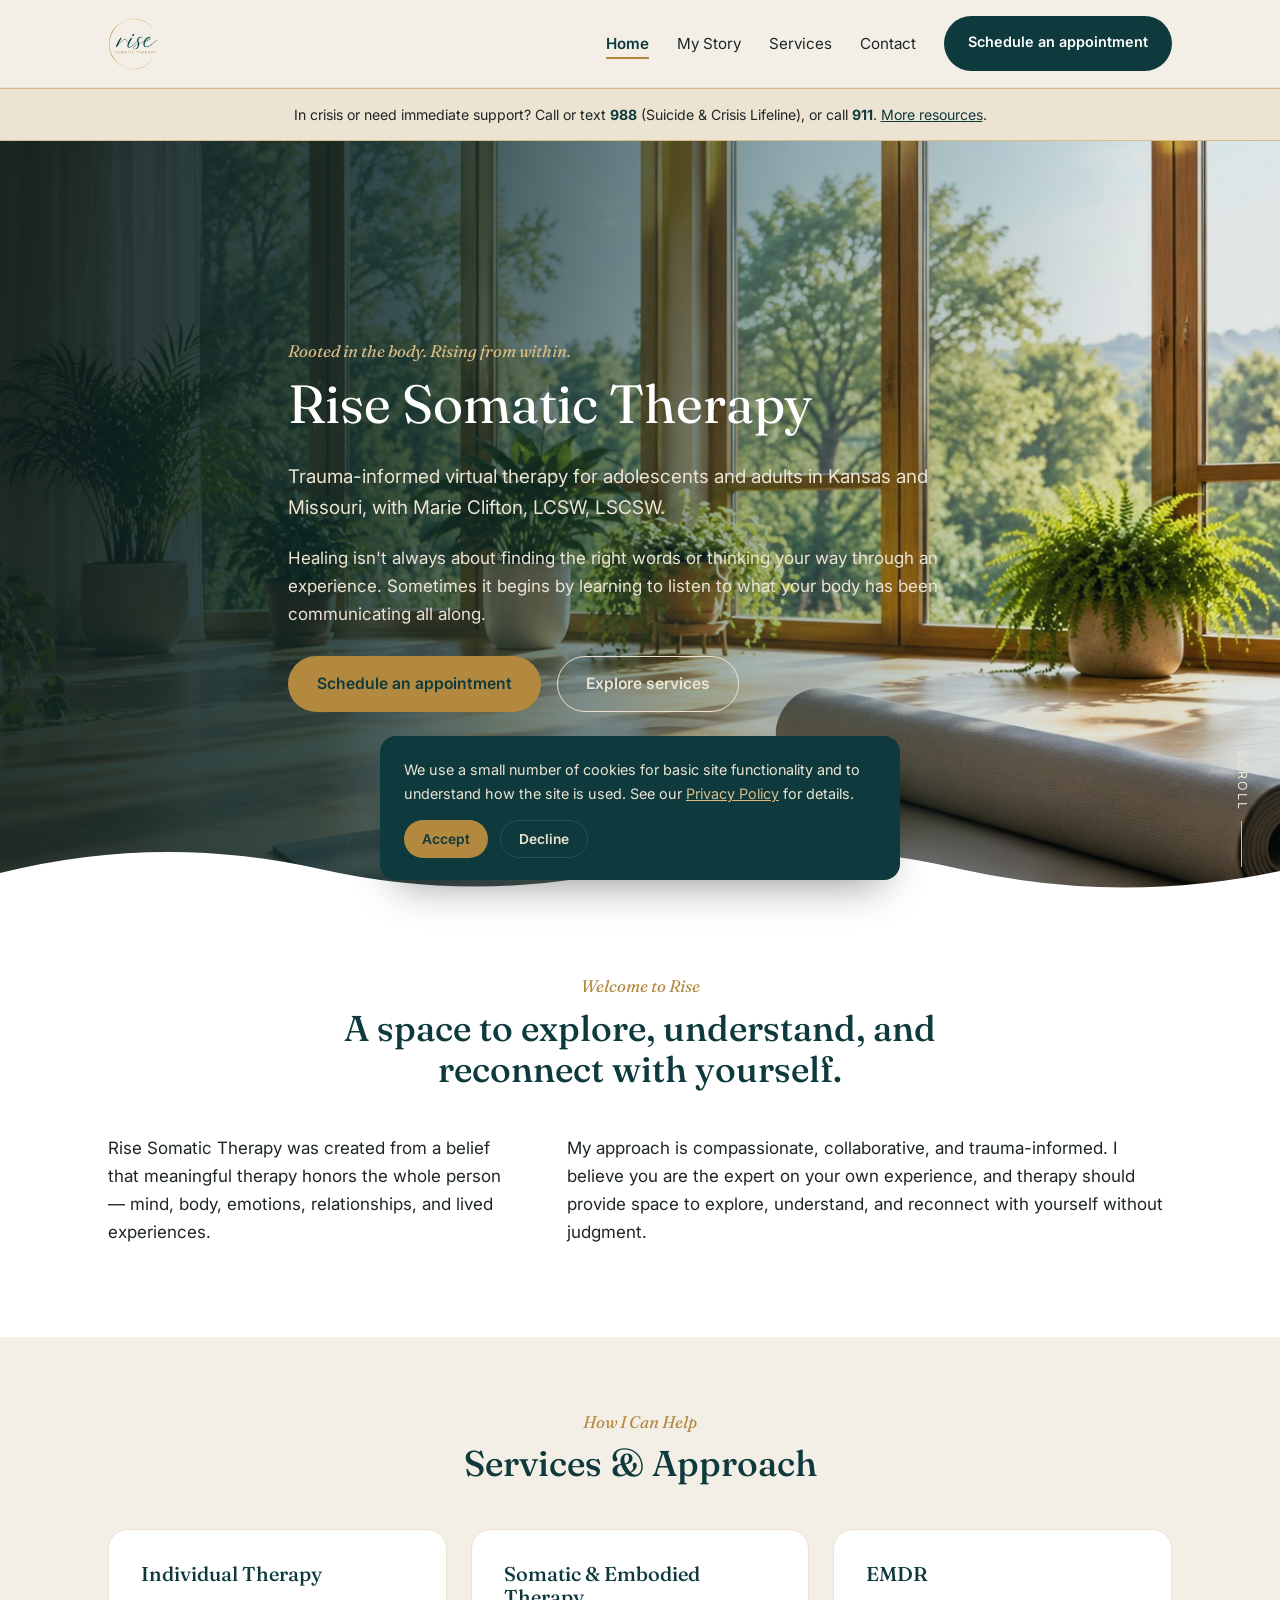
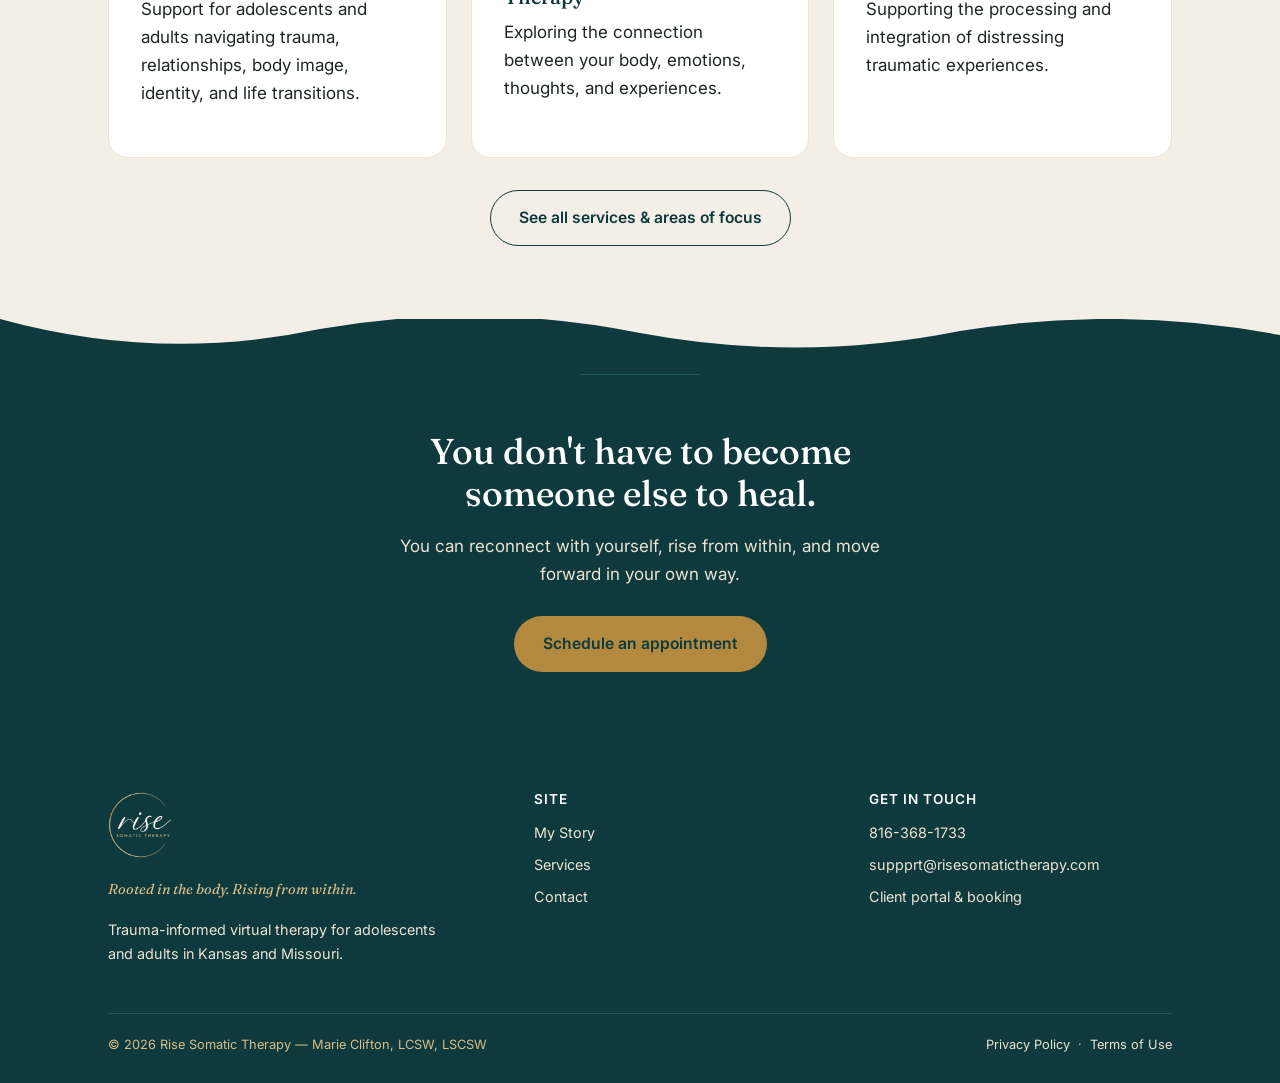
<file: index.html>
<!DOCTYPE html>
<html lang="en">
<head>
<meta charset="UTF-8">
<meta name="viewport" content="width=device-width, initial-scale=1.0">
<title>Rise Somatic Therapy | Trauma-Informed Virtual Therapy in Kansas &amp; Missouri</title>
<meta name="description" content="Rise Somatic Therapy offers compassionate, trauma-informed virtual therapy with Marie Clifton, LCSW, LSCSW, for adolescents and adults in Kansas and Missouri. Individual therapy, somatic therapy, and EMDR.">
<link rel="canonical" href="https://risesomatictherapy.com/">
<meta property="og:title" content="Rise Somatic Therapy | Rooted in the Body. Rising From Within.">
<meta property="og:description" content="Compassionate, trauma-informed virtual therapy for adolescents and adults in Kansas and Missouri.">
<meta property="og:type" content="website">
<meta property="og:url" content="https://risesomatictherapy.com/">
<meta name="robots" content="index, follow">
<link rel="icon" href="assets/favicon-32.png" type="image/png">
<link rel="apple-touch-icon" href="assets/apple-touch-icon.png">
<link rel="stylesheet" href="assets/style.css">
<script type="application/ld+json">
{
  "@context": "https://schema.org",
  "@type": "MedicalBusiness",
  "name": "Rise Somatic Therapy",
  "url": "https://risesomatictherapy.com/",
  "telephone": "+1-816-368-1733",
  "email": "risesomatics@gmail.com",
  "description": "Trauma-informed virtual therapy for adolescents and adults in Kansas and Missouri, offered by Marie Clifton, LCSW, LSCSW.",
  "areaServed": ["Kansas", "Missouri"],
  "medicalSpecialty": "Psychiatric",
  "founder": {
    "@type": "Person",
    "name": "Marie Clifton",
    "jobTitle": "LCSW, LSCSW"
  }
}
</script>
</head>
<body>

<header class="site-header">
  <div class="nav-row">
    <a href="/" class="logo logo-header"><img src="assets/logo.png" alt="Rise Somatic Therapy"></a>
    <button class="nav-toggle" aria-label="Toggle menu" aria-expanded="false"><span></span></button>
    <ul class="nav-links">
      <li><a href="/" aria-current="page">Home</a></li>
      <li><a href="about">My Story</a></li>
      <li><a href="services">Services</a></li>
      <!-- <li><a href="testimonials">Testimonials</a></li> -->
      <li><a href="contact">Contact</a></li>
      <li><a class="nav-cta" href="https://marie-clifton.clientsecure.me" target="_blank" rel="noopener">Schedule an appointment</a></li>
    </ul>
  </div>
</header>

<div class="crisis-strip">
  <div class="container">
    In crisis or need immediate support? Call or text <strong>988</strong> (Suicide &amp; Crisis Lifeline), or call <strong>911</strong>. <a href="contact#crisis">More resources</a>.
  </div>
</div>

<section class="hero-photo">
  <video class="hero-photo-bg" autoplay muted loop playsinline preload="auto" poster="assets/photos/hero-main.jpg" aria-hidden="true">
    <source src="assets/videos/hero.mp4" type="video/mp4">
  </video>
  <div class="hero-photo-overlay"></div>
  <div class="container hero-photo-content">
    <span class="eyebrow">Rooted in the body. Rising from within.</span>
    <h1>Rise Somatic Therapy</h1>
    <p class="lead">Trauma-informed virtual therapy for adolescents and adults in Kansas and Missouri, with Marie Clifton, LCSW, LSCSW.</p>
    <p>Healing isn't always about finding the right words or thinking your way through an experience. Sometimes it begins by learning to listen to what your body has been communicating all along.</p>
    <div class="btn-row">
      <a class="btn btn-primary" style="background:var(--gold-500); color:var(--teal-900);" href="https://marie-clifton.clientsecure.me" target="_blank" rel="noopener">Schedule an appointment</a>
      <a class="btn btn-ghost" style="border-color:var(--cream-100); color:var(--cream-100);" href="services">Explore services</a>
    </div>
  </div>
  <div class="hero-scroll-cue" aria-hidden="true">SCROLL</div>
  <div class="hero-arch-edge" aria-hidden="true">
    <svg viewBox="0 0 1200 64" preserveAspectRatio="none" xmlns="http://www.w3.org/2000/svg">
      <path d="M0,64 L0,34 Q150,-6 300,30 Q450,66 600,28 Q750,-8 900,30 Q1050,66 1200,32 L1200,64 Z" fill="#ffffff"/>
    </svg>
  </div>
</section>

<section class="section-alt">
  <div class="container">
    <div class="center-head">
      <span class="eyebrow">Welcome to Rise</span>
      <h2>A space to explore, understand, and reconnect with yourself.</h2>
    </div>
    <div class="two-col" style="align-items:start;">
      <p>Rise Somatic Therapy was created from a belief that meaningful therapy honors the whole person &mdash; mind, body, emotions, relationships, and lived experiences.</p>
      <p>My approach is compassionate, collaborative, and trauma-informed. I believe you are the expert on your own experience, and therapy should provide space to explore, understand, and reconnect with yourself without judgment.</p>
    </div>
  </div>
</section>

<section>
  <div class="container">
    <div class="center-head">
      <span class="eyebrow">How I Can Help</span>
      <h2>Services &amp; Approach</h2>
    </div>
    <div class="grid-3">
      <div class="card">
        <h3>Individual Therapy</h3>
        <p>Support for adolescents and adults navigating trauma, relationships, body image, identity, and life transitions.</p>
      </div>
      <div class="card">
        <h3>Somatic &amp; Embodied Therapy</h3>
        <p>Exploring the connection between your body, emotions, thoughts, and experiences.</p>
      </div>
      <div class="card">
        <h3>EMDR</h3>
        <p>Supporting the processing and integration of distressing traumatic experiences.</p>
      </div>
    </div>
    <p style="text-align:center; margin:32px auto 0;"><a class="btn btn-ghost" href="services">See all services &amp; areas of focus</a></p>
  </div>
</section>

<div class="arch-divider" aria-hidden="true" style="background:#f4efe6;">
  <svg viewBox="0 0 1200 48" preserveAspectRatio="none" xmlns="http://www.w3.org/2000/svg">
    <path d="M0,0 Q150,44 300,10 Q450,-18 600,14 Q750,44 900,12 Q1050,-14 1200,16 L1200,48 L0,48 Z" fill="#0e3a3d"/>
  </svg>
</div>
<!-- <section class="section-teal" style="padding-top:40px;">
  <div class="container">
    <div class="center-head">
      <span class="eyebrow">What clients say</span>
      <h2>Real stories of reconnecting and rising</h2>
    </div>
    <div class="grid-3">
      <div class="quote-card quote-card--dark">
        <p>I finally feel like I understand why my body reacts the way it does &mdash; and I have tools to work with it instead of against it.</p>
        <cite>K., individual therapy client</cite>
      </div>
      <div class="quote-card quote-card--dark">
        <p>Marie held space for things I'd never said out loud. I left every session feeling steadier.</p>
        <cite>J., EMDR client</cite>
      </div>
      <div class="quote-card quote-card--dark">
        <p>This was the first therapy experience where I felt like my whole self was welcome, not just the parts that were easy to talk about.</p>
        <cite>A., somatic therapy client</cite>
      </div>
    </div>
    <p style="text-align:center; margin:32px auto 0;"><a class="btn btn-ghost" style="border-color:var(--white); color:var(--white);" href="testimonials">Read more testimonials</a></p>
  </div>
</section> -->

<section class="section-teal" style="padding-top:8px;">
  <div class="container">
    <hr style="border:none; border-top:1px solid var(--teal-700); max-width:120px; margin:0 auto 56px;">
    <div class="cta-banner">
      <h2>You don't have to become someone else to heal.</h2>
      <p>You can reconnect with yourself, rise from within, and move forward in your own way.</p>
      <div class="btn-row" style="justify-content:center;">
        <a class="btn" style="background:var(--gold-500); color:var(--teal-900);" href="https://marie-clifton.clientsecure.me" target="_blank" rel="noopener">Schedule an appointment</a>
      </div>
    </div>
  </div>
</section>

<footer>
  <div class="container">
    <div class="footer-grid">
      <div>
        <a href="/" class="logo-header logo-footer"><img src="assets/logo-light.png" alt="Rise Somatic Therapy"></a>
        <p style="margin-top:14px; font-family:var(--font-display); font-style:italic; color:var(--gold-300);">Rooted in the body. Rising from within.</p>
        <p style="max-width:38ch;">Trauma-informed virtual therapy for adolescents and adults in Kansas and Missouri.</p>
      </div>
      <div>
        <h4>SITE</h4>
        <ul>
          <li><a href="about">My Story</a></li>
          <li><a href="services">Services</a></li>
          <!-- <li><a href="testimonials">Testimonials</a></li> -->
          <li><a href="contact">Contact</a></li>
        </ul>
      </div>
      <div>
        <h4>GET IN TOUCH</h4>
        <ul>
          <li><a href="tel:+18163681733">816-368-1733</a></li>
          <li><a href="mailto:risesomatics@gmail.com">suppprt@risesomatictherapy.com</a></li>
          <li><a href="https://marie-clifton.clientsecure.me" target="_blank" rel="noopener">Client portal &amp; booking</a></li>
        </ul>
      </div>
    </div>
    <div class="footer-bottom">
      <span>&copy; <span id="year"></span> Rise Somatic Therapy &mdash; Marie Clifton, LCSW, LSCSW</span>
      <span><a href="privacy-policy">Privacy Policy</a> &nbsp;&middot;&nbsp; <a href="terms">Terms of Use</a></span>
    </div>
  </div>
</footer>

<script src="assets/main.js"></script>
<script>document.getElementById('year').textContent = new Date().getFullYear();</script>
</body>
</html>
</file>
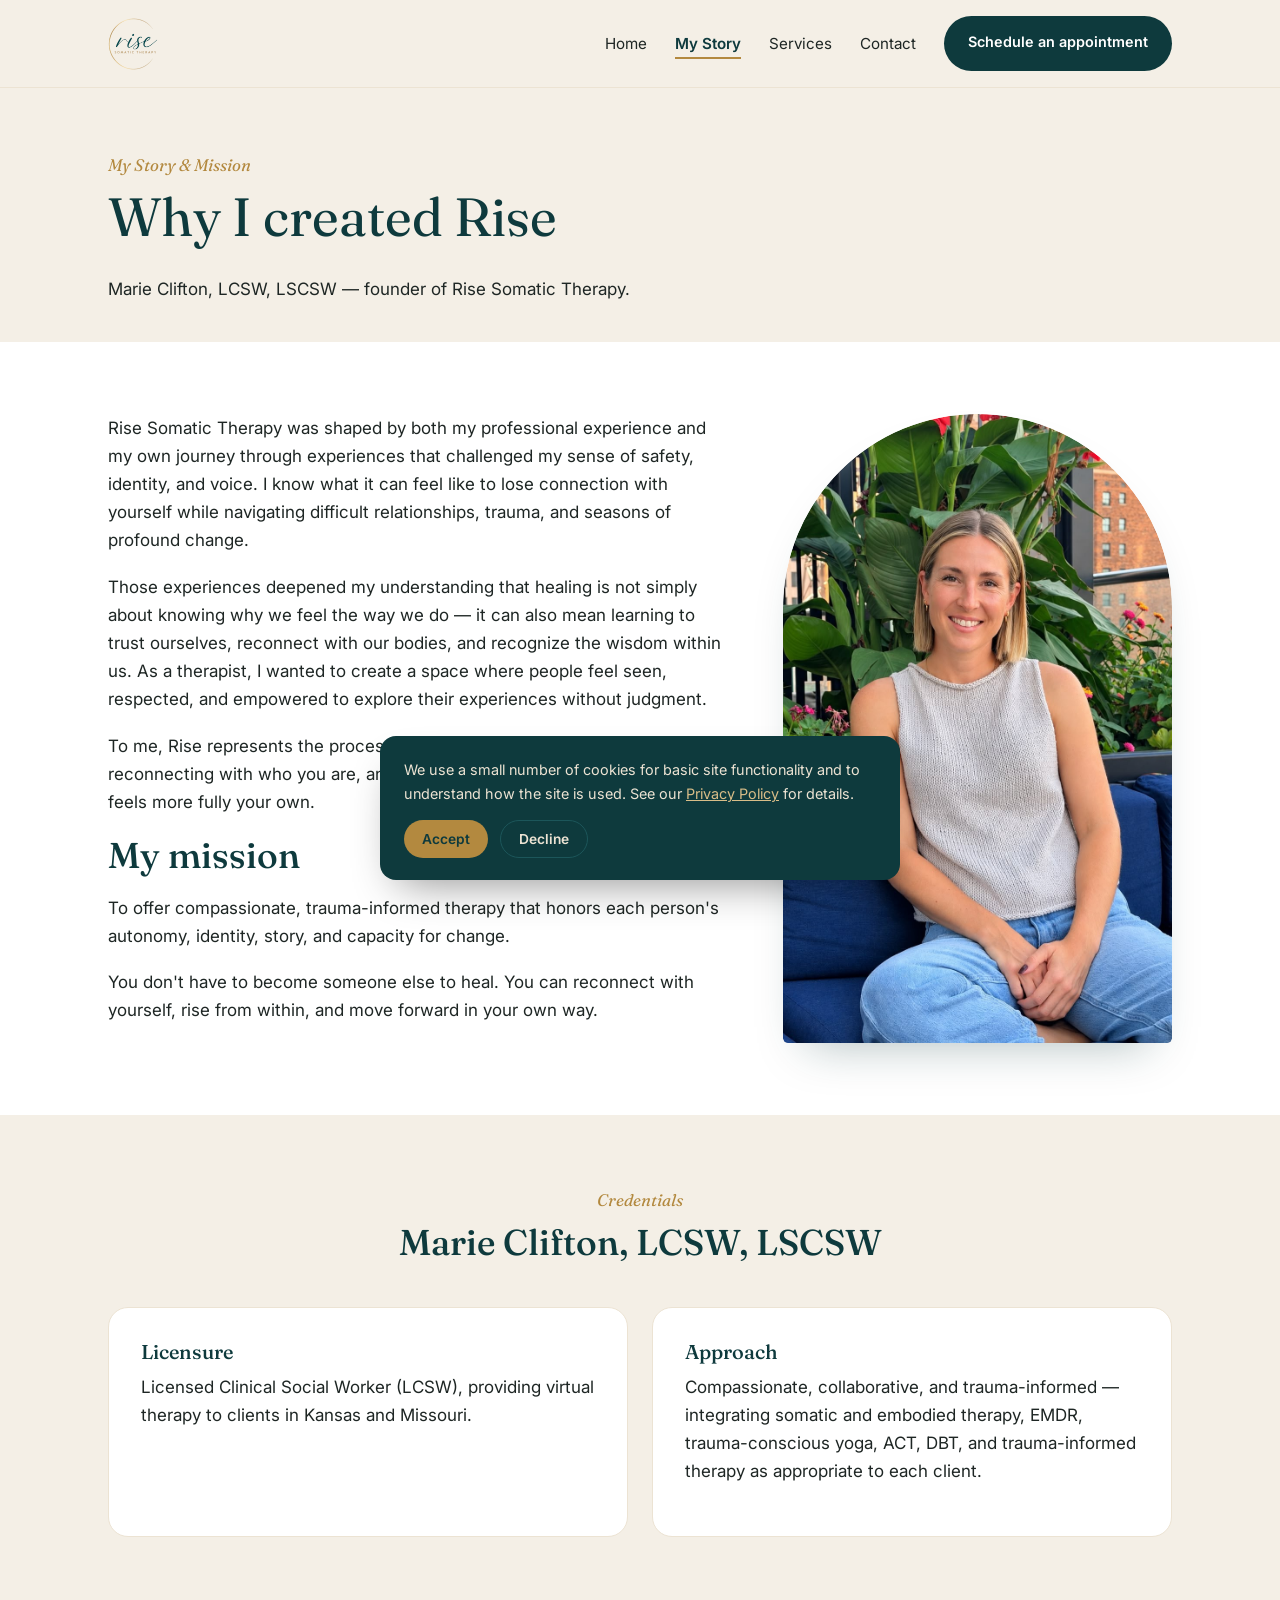
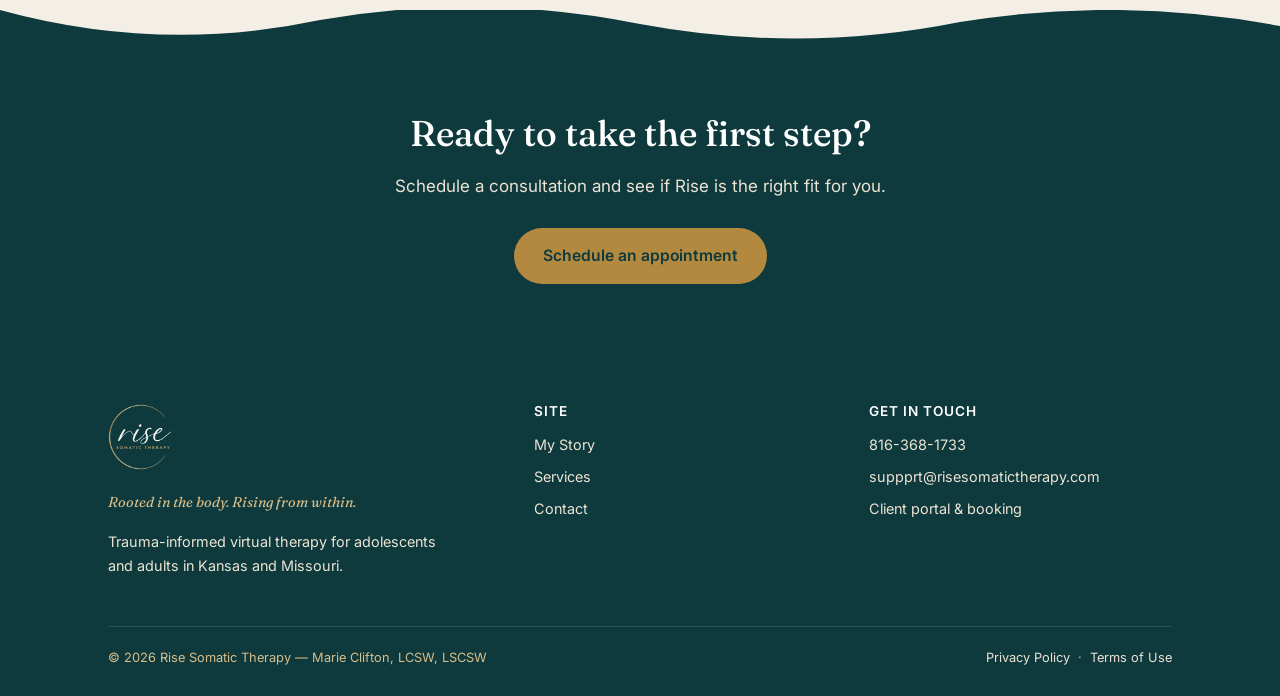
<file: about.html>
<!DOCTYPE html>
<html lang="en">
<head>
<meta charset="UTF-8">
<meta name="viewport" content="width=device-width, initial-scale=1.0">
<title>My Story &amp; Mission | Rise Somatic Therapy</title>
<meta name="description" content="Meet Marie Clifton, LCSW, LSCSW, founder of Rise Somatic Therapy. Learn why Rise was created and the mission behind trauma-informed, body-centered therapy.">
<link rel="canonical" href="https://risesomatictherapy.com/about">
<meta name="robots" content="index, follow">
<link rel="icon" href="assets/favicon-32.png" type="image/png">
<link rel="apple-touch-icon" href="assets/apple-touch-icon.png">
<link rel="stylesheet" href="assets/style.css">
</head>
<body>

<header class="site-header">
  <div class="nav-row">
    <a href="/" class="logo logo-header"><img src="assets/logo.png" alt="Rise Somatic Therapy"></a>
    <button class="nav-toggle" aria-label="Toggle menu" aria-expanded="false"><span></span></button>
    <ul class="nav-links">
      <li><a href="/">Home</a></li>
      <li><a href="about" aria-current="page">My Story</a></li>
      <li><a href="services">Services</a></li>
      <!-- <li><a href="testimonials">Testimonials</a></li> -->
      <li><a href="contact">Contact</a></li>
      <li><a class="nav-cta" href="https://marie-clifton.clientsecure.me" target="_blank" rel="noopener">Schedule an appointment</a></li>
    </ul>
  </div>
</header>

<section class="hero" style="padding-bottom:20px;">
  <div class="container">
    <span class="eyebrow">My Story &amp; Mission</span>
    <h1>Why I created Rise</h1>
    <p class="lead">Marie Clifton, LCSW, LSCSW &mdash; founder of Rise Somatic Therapy.</p>
  </div>
</section>

<section class="section-alt">
  <div class="container story-grid">
    <div class="story-copy">
      <p>Rise Somatic Therapy was shaped by both my professional experience and my own journey through experiences that challenged my sense of safety, identity, and voice. I know what it can feel like to lose connection with yourself while navigating difficult relationships, trauma, and seasons of profound change.</p>
      <p>Those experiences deepened my understanding that healing is not simply about knowing why we feel the way we do &mdash; it can also mean learning to trust ourselves, reconnect with our bodies, and recognize the wisdom within us. As a therapist, I wanted to create a space where people feel seen, respected, and empowered to explore their experiences without judgment.</p>
      <p>To me, Rise represents the process of reclaiming what may have been lost, reconnecting with who you are, and finding the courage to rise into a life that feels more fully your own.</p>

      <h2>My mission</h2>
      <p>To offer compassionate, trauma-informed therapy that honors each person's autonomy, identity, story, and capacity for change.</p>
      <p>You don't have to become someone else to heal. You can reconnect with yourself, rise from within, and move forward in your own way.</p>
    </div>
    <div class="photo-frame" aria-hidden="true">
      <img src="assets/photos/about-hero.jpg" alt="Marie Clifton, LCSW, LSCSW, smiling outdoors among plants and flowers">
    </div>
  </div>
</section>

<section>
  <div class="container">
    <div class="center-head">
      <span class="eyebrow">Credentials</span>
      <h2>Marie Clifton, LCSW, LSCSW</h2>
    </div>
    <div class="grid-2">
      <div class="card">
        <h3>Licensure</h3>
        <p>Licensed Clinical Social Worker (LCSW), providing virtual therapy to clients in Kansas and Missouri.</p>
      </div>
      <div class="card">
        <h3>Approach</h3>
        <p>Compassionate, collaborative, and trauma-informed &mdash; integrating somatic and embodied therapy, EMDR, trauma-conscious yoga, ACT, DBT, and trauma-informed therapy as appropriate to each client.</p>
      </div>
    </div>
  </div>
</section>

<div class="arch-divider" aria-hidden="true" style="background:#f4efe6;">
  <svg viewBox="0 0 1200 48" preserveAspectRatio="none" xmlns="http://www.w3.org/2000/svg">
    <path d="M0,0 Q150,44 300,10 Q450,-18 600,14 Q750,44 900,12 Q1050,-14 1200,16 L1200,48 L0,48 Z" fill="#0e3a3d"/>
  </svg>
</div>
<section class="section-teal" style="padding-top:56px;">
  <div class="container">
    <div class="cta-banner" style="background:transparent; padding:0;">
      <h2>Ready to take the first step?</h2>
      <p>Schedule a consultation and see if Rise is the right fit for you.</p>
      <div class="btn-row" style="justify-content:center;">
        <a class="btn" style="background:var(--gold-500); color:var(--teal-900);" href="https://marie-clifton.clientsecure.me" target="_blank" rel="noopener">Schedule an appointment</a>
      </div>
    </div>
  </div>
</section>

<footer>
  <div class="container">
    <div class="footer-grid">
      <div>
        <a href="/" class="logo-header logo-footer"><img src="assets/logo-light.png" alt="Rise Somatic Therapy"></a>
        <p style="margin-top:14px; font-family:var(--font-display); font-style:italic; color:var(--gold-300);">Rooted in the body. Rising from within.</p>
        <p style="max-width:38ch;">Trauma-informed virtual therapy for adolescents and adults in Kansas and Missouri.</p>
      </div>
      <div>
        <h4>SITE</h4>
        <ul>
          <li><a href="about">My Story</a></li>
          <li><a href="services">Services</a></li>
          <!-- <li><a href="testimonials">Testimonials</a></li> -->
          <li><a href="contact">Contact</a></li>
        </ul>
      </div>
      <div>
        <h4>GET IN TOUCH</h4>
        <ul>
          <li><a href="tel:+18163681733">816-368-1733</a></li>
          <li><a href="mailto:risesomatics@gmail.com">suppprt@risesomatictherapy.com</a></li>
          <li><a href="https://marie-clifton.clientsecure.me" target="_blank" rel="noopener">Client portal &amp; booking</a></li>
        </ul>
      </div>
    </div>
    <div class="footer-bottom">
      <span>&copy; <span id="year"></span> Rise Somatic Therapy &mdash; Marie Clifton, LCSW, LSCSW</span>
      <span><a href="privacy-policy">Privacy Policy</a> &nbsp;&middot;&nbsp; <a href="terms">Terms of Use</a></span>
    </div>
  </div>
</footer>

<script src="assets/main.js"></script>
<script>document.getElementById('year').textContent = new Date().getFullYear();</script>
</body>
</html>
</file>
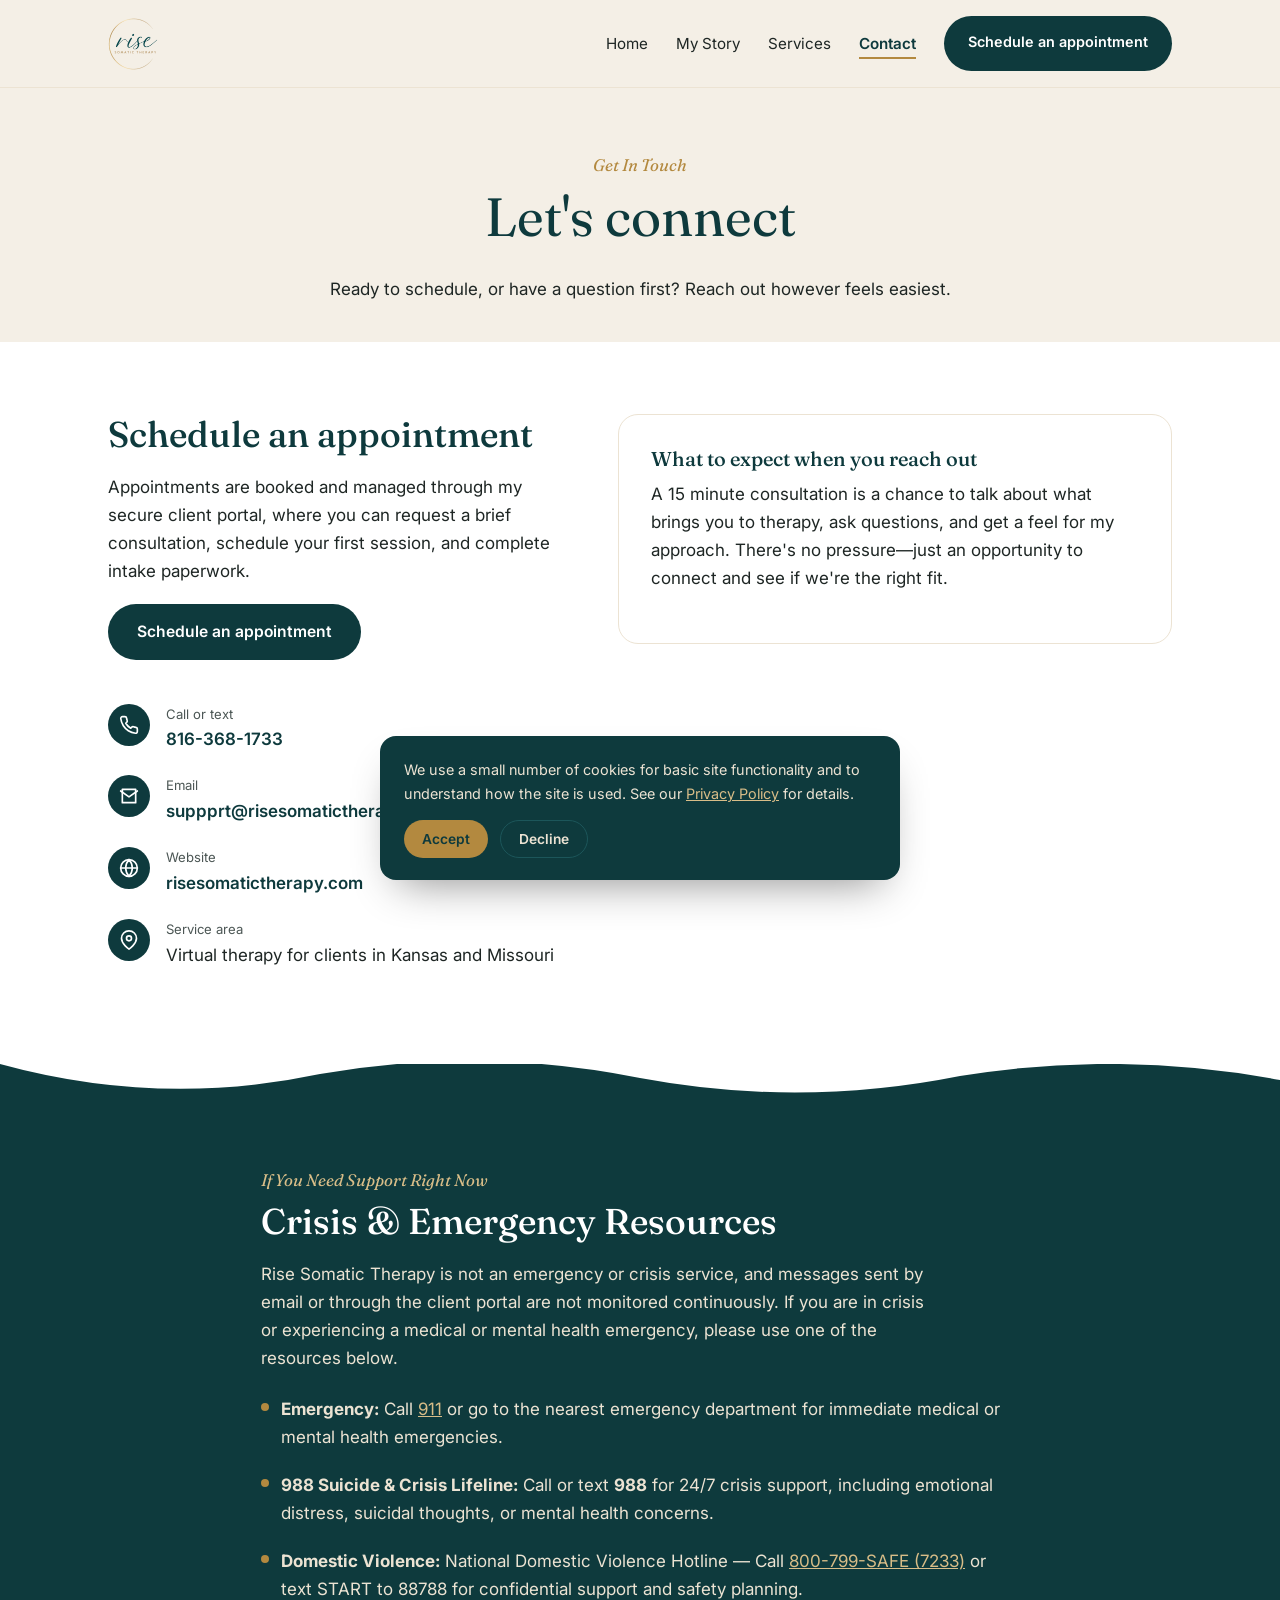
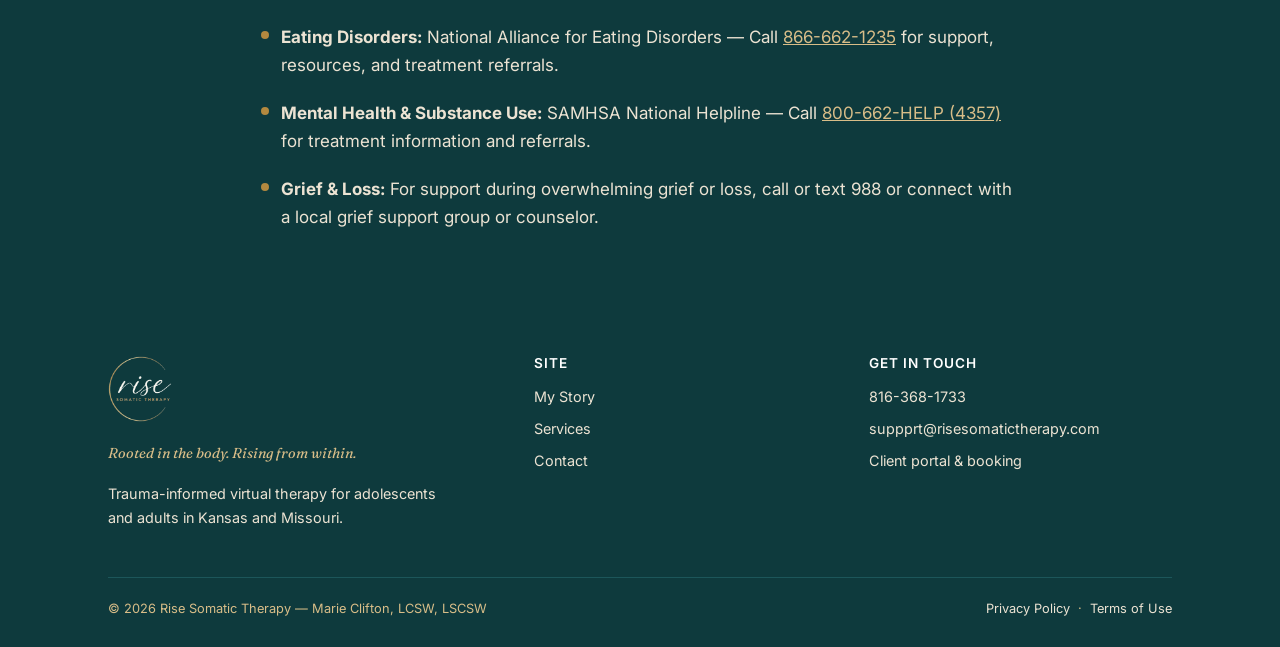
<file: contact.html>
<!DOCTYPE html>
<html lang="en">
<head>
<meta charset="UTF-8">
<meta name="viewport" content="width=device-width, initial-scale=1.0">
<title>Contact &amp; Schedule an Appointment | Rise Somatic Therapy</title>
<meta name="description" content="Get in touch with Rise Somatic Therapy or schedule a virtual therapy appointment with Marie Clifton, LCSW, LSCSW, in Kansas and Missouri.">
<link rel="canonical" href="https://risesomatictherapy.com/contact">
<meta name="robots" content="index, follow">
<link rel="icon" href="assets/favicon-32.png" type="image/png">
<link rel="apple-touch-icon" href="assets/apple-touch-icon.png">
<link rel="stylesheet" href="assets/style.css">
</head>
<body>

<header class="site-header">
  <div class="nav-row">
    <a href="/" class="logo logo-header"><img src="assets/logo.png" alt="Rise Somatic Therapy"></a>
    <button class="nav-toggle" aria-label="Toggle menu" aria-expanded="false"><span></span></button>
    <ul class="nav-links">
      <li><a href="/">Home</a></li>
      <li><a href="about">My Story</a></li>
      <li><a href="services">Services</a></li>
      <!-- <li><a href="testimonials">Testimonials</a></li> -->
      <li><a href="contact" aria-current="page">Contact</a></li>
      <li><a class="nav-cta" href="https://marie-clifton.clientsecure.me" target="_blank" rel="noopener">Schedule an appointment</a></li>
    </ul>
  </div>
</header>

<section class="hero" style="padding-bottom:20px;">
  <div class="container">
    <div class="center-head" style="margin-bottom:0;">
      <span class="eyebrow">Get In Touch</span>
      <h1>Let's connect</h1>
      <p>Ready to schedule, or have a question first? Reach out however feels easiest.</p>
    </div>
  </div>
</section>

<section class="section-alt">
  <div class="container contact-grid">
    <div>
      <h2>Schedule an appointment</h2>
      <p>Appointments are booked and managed through my secure client portal, where you can request a brief consultation, schedule your first session, and complete intake paperwork.</p>
      <a class="btn btn-primary" href="https://marie-clifton.clientsecure.me" target="_blank" rel="noopener">Schedule an appointment</a>

      <div style="margin-top:44px;">
        <div class="contact-item">
          <span class="icon"><svg viewBox="0 0 24 24" fill="none" stroke-width="2" stroke-linecap="round" stroke-linejoin="round"><path d="M22 16.92v3a2 2 0 0 1-2.18 2 19.79 19.79 0 0 1-8.63-3.07 19.5 19.5 0 0 1-6-6 19.79 19.79 0 0 1-3.07-8.67A2 2 0 0 1 4.11 2h3a2 2 0 0 1 2 1.72c.127.96.362 1.903.7 2.81a2 2 0 0 1-.45 2.11L8.09 9.91a16 16 0 0 0 6 6l1.27-1.27a2 2 0 0 1 2.11-.45c.907.338 1.85.573 2.81.7A2 2 0 0 1 22 16.92z"/></svg></span>
          <div>
            <div style="font-size:0.82rem; color:var(--ink-600);">Call or text</div>
            <a href="tel:+18163681733">816-368-1733</a>
          </div>
        </div>
        <div class="contact-item">
          <span class="icon"><svg viewBox="0 0 24 24" fill="none" stroke-width="2" stroke-linecap="round" stroke-linejoin="round"><path d="M4 4h16v16H4z"/><path d="m22 6-10 7L2 6"/></svg></span>
          <div>
            <div style="font-size:0.82rem; color:var(--ink-600);">Email</div>
            <a href="mailto:risesomatics@gmail.com">suppprt@risesomatictherapy.com</a>
          </div>
        </div>
        <div class="contact-item">
          <span class="icon"><svg viewBox="0 0 24 24" fill="none" stroke-width="2" stroke-linecap="round" stroke-linejoin="round"><circle cx="12" cy="12" r="10"/><path d="M2 12h20M12 2a15.3 15.3 0 0 1 4 10 15.3 15.3 0 0 1-4 10 15.3 15.3 0 0 1-4-10 15.3 15.3 0 0 1 4-10z"/></svg></span>
          <div>
            <div style="font-size:0.82rem; color:var(--ink-600);">Website</div>
            <a href="https://risesomatictherapy.com" target="_blank" rel="noopener">risesomatictherapy.com</a>
          </div>
        </div>
        <div class="contact-item">
          <span class="icon"><svg viewBox="0 0 24 24" fill="none" stroke-width="2" stroke-linecap="round" stroke-linejoin="round"><path d="M21 10c0 7-9 13-9 13s-9-6-9-13a9 9 0 0 1 18 0z"/><circle cx="12" cy="10" r="3"/></svg></span>
          <div>
            <div style="font-size:0.82rem; color:var(--ink-600);">Service area</div>
            <div>Virtual therapy for clients in Kansas and Missouri</div>
          </div>
        </div>
      </div>
    </div>

    <div>
      <div class="card">
        <h3>What to expect when you reach out</h3>
        <p>A 15 minute consultation is a chance to talk about what brings you to therapy, ask questions, and get a feel for my approach. There's no pressure&mdash;just an opportunity to connect and see if we're the right fit.</p>
      </div>
    </div>
  </div>
</section>

<div class="arch-divider" aria-hidden="true" style="background:#ffffff;">
  <svg viewBox="0 0 1200 48" preserveAspectRatio="none" xmlns="http://www.w3.org/2000/svg">
    <path d="M0,0 Q150,44 300,10 Q450,-18 600,14 Q750,44 900,12 Q1050,-14 1200,16 L1200,48 L0,48 Z" fill="#0e3a3d"/>
  </svg>
</div>
<section id="crisis" class="section-teal" style="padding-top:56px;">
  <div class="container" style="max-width:74ch;">
    <span class="eyebrow" style="color:var(--gold-300);">If You Need Support Right Now</span>
    <h2>Crisis &amp; Emergency Resources</h2>
    <p>Rise Somatic Therapy is not an emergency or crisis service, and messages sent by email or through the client portal are not monitored continuously. If you are in crisis or experiencing a medical or mental health emergency, please use one of the resources below.</p>
    <ul class="focus-list" style="color:var(--cream-100);">
      <li><strong>Emergency:</strong> Call <a href="tel:911" style="color:var(--gold-300);">911</a> or go to the nearest emergency department for immediate medical or mental health emergencies.</li>
      <li><strong>988 Suicide &amp; Crisis Lifeline:</strong> Call or text <strong>988</strong> for 24/7 crisis support, including emotional distress, suicidal thoughts, or mental health concerns.</li>
      <li><strong>Domestic Violence:</strong> National Domestic Violence Hotline &mdash; Call <a href="tel:8007997233" style="color:var(--gold-300);">800-799-SAFE (7233)</a> or text START to 88788 for confidential support and safety planning.</li>
      <li><strong>Eating Disorders:</strong> National Alliance for Eating Disorders &mdash; Call <a href="tel:8666621235" style="color:var(--gold-300);">866-662-1235</a> for support, resources, and treatment referrals.</li>
      <li><strong>Mental Health &amp; Substance Use:</strong> SAMHSA National Helpline &mdash; Call <a href="tel:8006624357" style="color:var(--gold-300);">800-662-HELP (4357)</a> for treatment information and referrals.</li>
      <li><strong>Grief &amp; Loss:</strong> For support during overwhelming grief or loss, call or text 988 or connect with a local grief support group or counselor.</li>
    </ul>
  </div>
</section>

<footer>
  <div class="container">
    <div class="footer-grid">
      <div>
        <a href="/" class="logo-header logo-footer"><img src="assets/logo-light.png" alt="Rise Somatic Therapy"></a>
        <p style="margin-top:14px; font-family:var(--font-display); font-style:italic; color:var(--gold-300);">Rooted in the body. Rising from within.</p>
        <p style="max-width:38ch;">Trauma-informed virtual therapy for adolescents and adults in Kansas and Missouri.</p>
      </div>
      <div>
        <h4>SITE</h4>
        <ul>
          <li><a href="about">My Story</a></li>
          <li><a href="services">Services</a></li>
          <!-- <li><a href="testimonials">Testimonials</a></li> -->
          <li><a href="contact">Contact</a></li>
        </ul>
      </div>
      <div>
        <h4>GET IN TOUCH</h4>
        <ul>
          <li><a href="tel:+18163681733">816-368-1733</a></li>
          <li><a href="mailto:risesomatics@gmail.com">suppprt@risesomatictherapy.com</a></li>
          <li><a href="https://marie-clifton.clientsecure.me" target="_blank" rel="noopener">Client portal &amp; booking</a></li>
        </ul>
      </div>
    </div>
    <div class="footer-bottom">
      <span>&copy; <span id="year"></span> Rise Somatic Therapy &mdash; Marie Clifton, LCSW, LSCSW</span>
      <span><a href="privacy-policy">Privacy Policy</a> &nbsp;&middot;&nbsp; <a href="terms">Terms of Use</a></span>
    </div>
  </div>
</footer>

<script src="assets/main.js"></script>
<script>document.getElementById('year').textContent = new Date().getFullYear();</script>
</body>
</html>
</file>
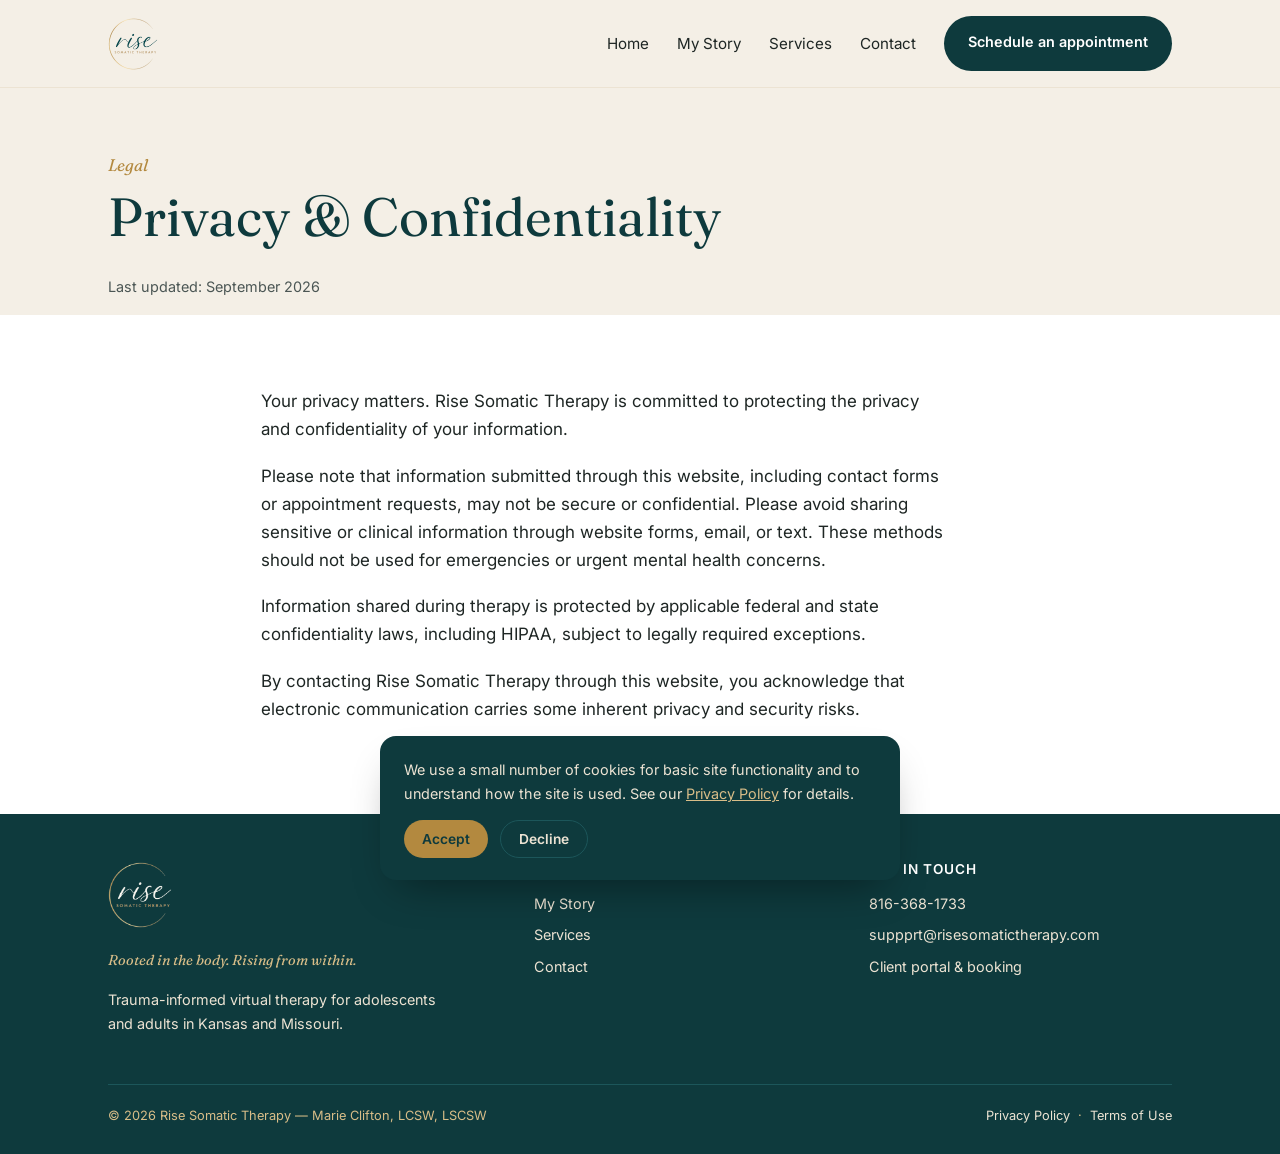
<file: privacy-policy.html>
<!DOCTYPE html>
<html lang="en">
<head>
<meta charset="UTF-8">
<meta name="viewport" content="width=device-width, initial-scale=1.0">
<title>Privacy &amp; Confidentiality | Rise Somatic Therapy</title>
<meta name="description" content="Privacy and confidentiality information for the Rise Somatic Therapy website.">
<link rel="canonical" href="https://risesomatictherapy.com/privacy-policy">
<meta name="robots" content="index, follow">
<link rel="icon" href="assets/favicon-32.png" type="image/png">
<link rel="apple-touch-icon" href="assets/apple-touch-icon.png">
<link rel="stylesheet" href="assets/style.css">
</head>
<body>

<header class="site-header">
  <div class="nav-row">
    <a href="/" class="logo logo-header"><img src="assets/logo.png" alt="Rise Somatic Therapy"></a>
    <button class="nav-toggle" aria-label="Toggle menu" aria-expanded="false"><span></span></button>
    <ul class="nav-links">
      <li><a href="/">Home</a></li>
      <li><a href="about">My Story</a></li>
      <li><a href="services">Services</a></li>
      <!-- <li><a href="testimonials">Testimonials</a></li> -->
      <li><a href="contact">Contact</a></li>
      <li><a class="nav-cta" href="https://marie-clifton.clientsecure.me" target="_blank" rel="noopener">Schedule an appointment</a></li>
    </ul>
  </div>
</header>

<section class="hero" style="padding-bottom:0;">
  <div class="container">
    <span class="eyebrow">Legal</span>
    <h1>Privacy &amp; Confidentiality</h1>
    <p class="updated-note">Last updated: September 2026</p>
  </div>
</section>

<section class="section-alt">
  <div class="container policy-body">
    <p>Your privacy matters. Rise Somatic Therapy is committed to protecting the privacy and confidentiality of your information.</p>

    <p>Please note that information submitted through this website, including contact forms or appointment requests, may not be secure or confidential. Please avoid sharing sensitive or clinical information through website forms, email, or text. These methods should not be used for emergencies or urgent mental health concerns.</p>

    <p>Information shared during therapy is protected by applicable federal and state confidentiality laws, including HIPAA, subject to legally required exceptions.</p>

    <p>By contacting Rise Somatic Therapy through this website, you acknowledge that electronic communication carries some inherent privacy and security risks.</p>

    <!-- <div class="disclaimer-note" style="margin-top:32px;">
      This page is a general overview and is not a substitute for legal advice. We recommend having this page, along with your clinical Notice of Privacy Practices, reviewed by an attorney familiar with HIPAA and your state's telehealth and social work licensing requirements.
    </div> -->
  </div>
</section>

<footer>
  <div class="container">
    <div class="footer-grid">
      <div>
        <a href="/" class="logo-header logo-footer"><img src="assets/logo-light.png" alt="Rise Somatic Therapy"></a>
        <p style="margin-top:14px; font-family:var(--font-display); font-style:italic; color:var(--gold-300);">Rooted in the body. Rising from within.</p>
        <p style="max-width:38ch;">Trauma-informed virtual therapy for adolescents and adults in Kansas and Missouri.</p>
      </div>
      <div>
        <h4>SITE</h4>
        <ul>
          <li><a href="about">My Story</a></li>
          <li><a href="services">Services</a></li>
          <!-- <li><a href="testimonials">Testimonials</a></li> -->
          <li><a href="contact">Contact</a></li>
        </ul>
      </div>
      <div>
        <h4>GET IN TOUCH</h4>
        <ul>
          <li><a href="tel:+18163681733">816-368-1733</a></li>
          <li><a href="mailto:risesomatics@gmail.com">suppprt@risesomatictherapy.com</a></li>
          <li><a href="https://marie-clifton.clientsecure.me" target="_blank" rel="noopener">Client portal &amp; booking</a></li>
        </ul>
      </div>
    </div>
    <div class="footer-bottom">
      <span>&copy; <span id="year"></span> Rise Somatic Therapy &mdash; Marie Clifton, LCSW, LSCSW</span>
      <span><a href="privacy-policy">Privacy Policy</a> &nbsp;&middot;&nbsp; <a href="terms">Terms of Use</a></span>
    </div>
  </div>
</footer>

<script src="assets/main.js"></script>
<script>document.getElementById('year').textContent = new Date().getFullYear();</script>
</body>
</html>
</file>
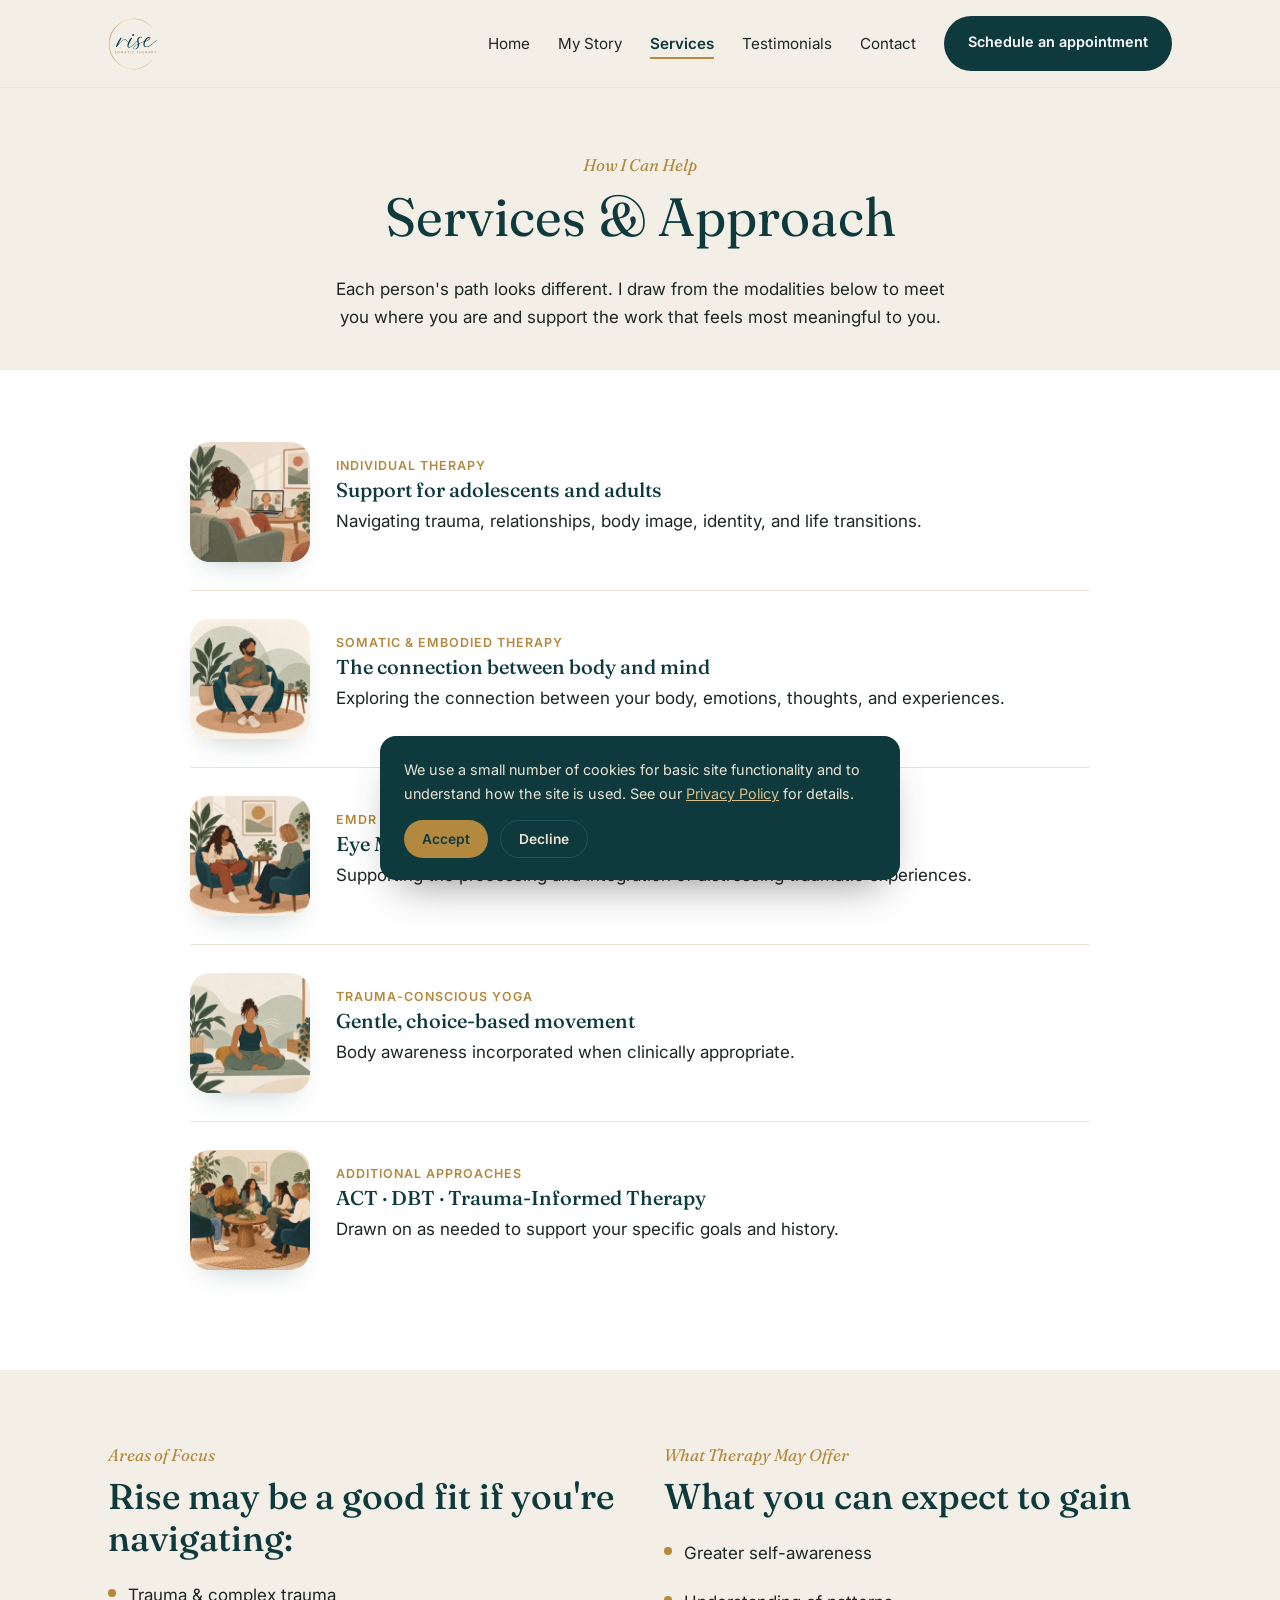
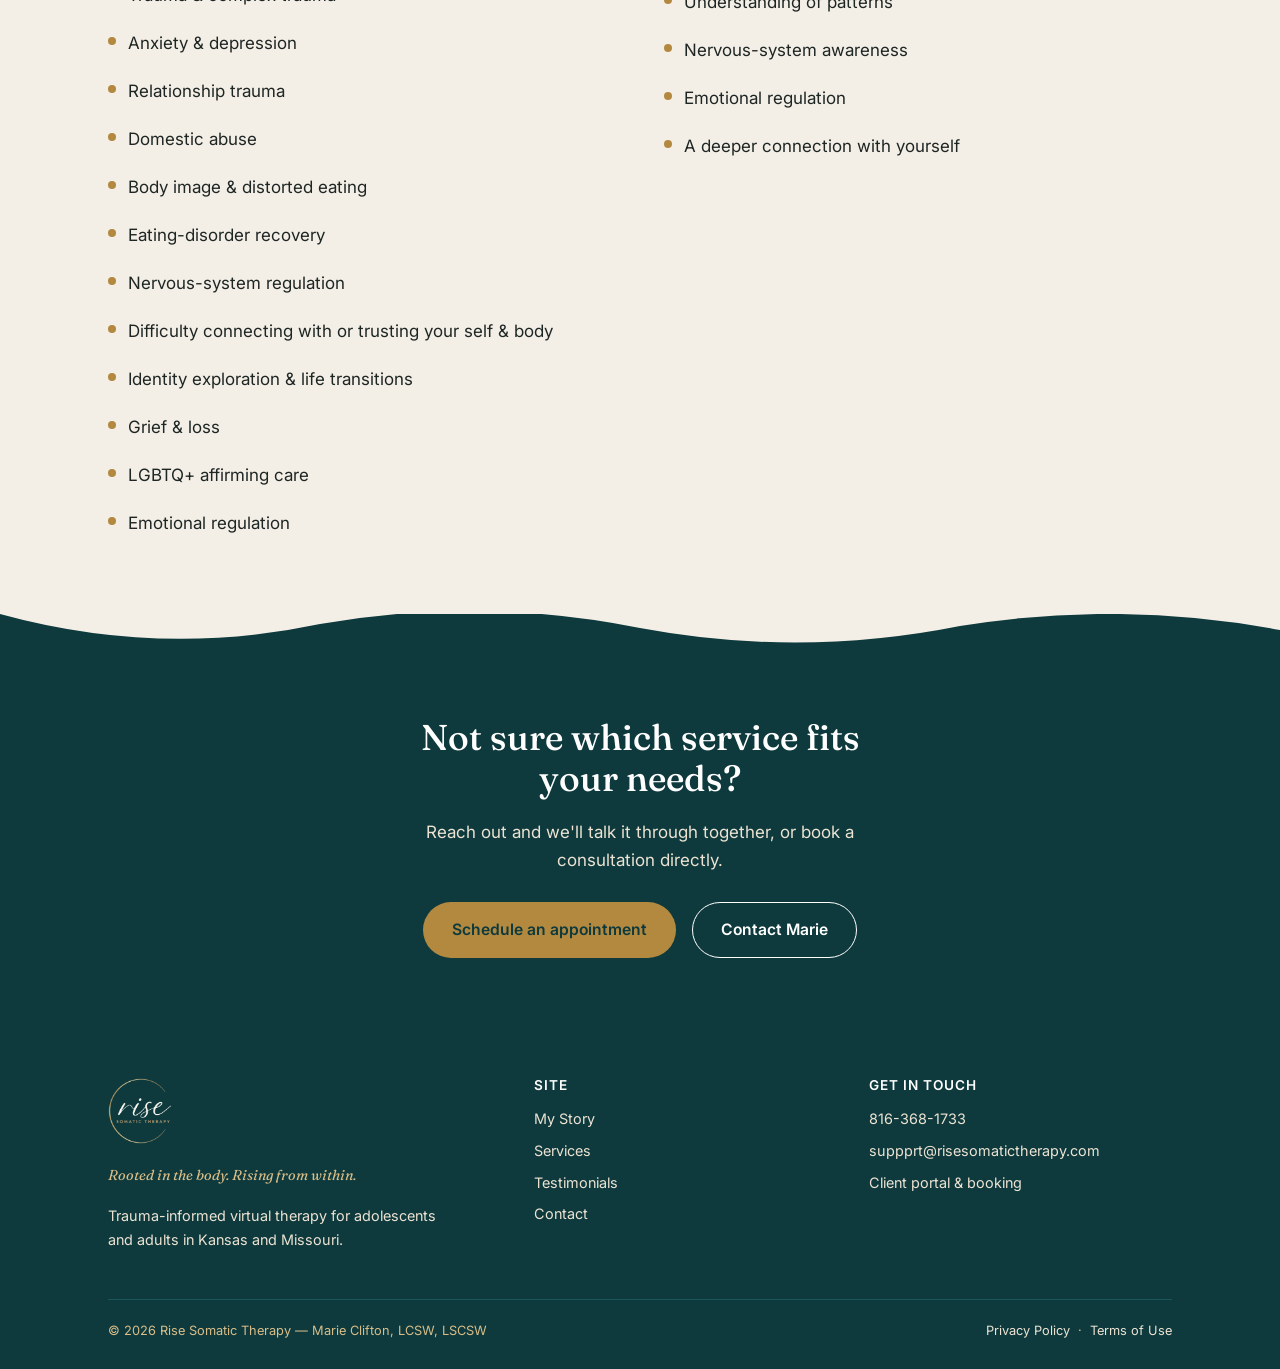
<file: services.html>
<!DOCTYPE html>
<html lang="en">
<head>
<meta charset="UTF-8">
<meta name="viewport" content="width=device-width, initial-scale=1.0">
<title>Services &amp; Approach | Rise Somatic Therapy</title>
<meta name="description" content="Individual therapy, somatic and embodied therapy, EMDR, and trauma-conscious yoga with Marie Clifton, LCSW, LSCSW. See areas of focus and what therapy may offer.">
<link rel="canonical" href="https://risesomatictherapy.com/services">
<meta name="robots" content="index, follow">
<link rel="icon" href="assets/favicon-32.png" type="image/png">
<link rel="apple-touch-icon" href="assets/apple-touch-icon.png">
<link rel="stylesheet" href="assets/style.css">
</head>
<body>

<header class="site-header">
  <div class="nav-row">
    <a href="/" class="logo logo-header"><img src="assets/logo.png" alt="Rise Somatic Therapy"></a>
    <button class="nav-toggle" aria-label="Toggle menu" aria-expanded="false"><span></span></button>
    <ul class="nav-links">
      <li><a href="/">Home</a></li>
      <li><a href="about">My Story</a></li>
      <li><a href="services" aria-current="page">Services</a></li>
      <li><a href="testimonials">Testimonials</a></li>
      <li><a href="contact">Contact</a></li>
      <li><a class="nav-cta" href="https://marie-clifton.clientsecure.me" target="_blank" rel="noopener">Schedule an appointment</a></li>
    </ul>
  </div>
</header>

<section class="hero" style="padding-bottom:20px;">
  <div class="container">
    <div class="center-head" style="margin-bottom:0;">
      <span class="eyebrow">How I Can Help</span>
      <h1>Services &amp; Approach</h1>
      <p>Each person's path looks different. I draw from the modalities below to meet you where you are and support the work that feels most meaningful to you.</p>
    </div>
  </div>
</section>

<section class="section-alt">
  <div class="container">
    <ul class="approach-list" style="max-width:900px; margin:0 auto;">
      <li>
        <img class="approach-img" src="assets/photos/services/individual-therapy.jpg" alt="Illustration of a virtual one-on-one therapy session">
        <div>
          <span class="tag">INDIVIDUAL THERAPY</span>
          <h3>Support for adolescents and adults</h3>
          <p>Navigating trauma, relationships, body image, identity, and life transitions.</p>
        </div>
      </li>
      <li>
        <img class="approach-img" src="assets/photos/services/somatic-embodied.jpg" alt="Illustration of a client grounding into body awareness">
        <div>
          <span class="tag">SOMATIC &amp; EMBODIED THERAPY</span>
          <h3>The connection between body and mind</h3>
          <p>Exploring the connection between your body, emotions, thoughts, and experiences.</p>
        </div>
      </li>
      <li>
        <img class="approach-img" src="assets/photos/services/emdr.jpg" alt="Illustration of a client holding bilateral stimulation Buzzies during an EMDR session">
        <div>
          <span class="tag">EMDR</span>
          <h3>Eye Movement Desensitization and Reprocessing</h3>
          <p>Supporting the processing and integration of distressing traumatic experiences.</p>
        </div>
      </li>
      <li>
        <img class="approach-img" src="assets/photos/services/trauma-yoga.jpg" alt="Illustration of a gentle, choice-based seated yoga practice">
        <div>
          <span class="tag">TRAUMA-CONSCIOUS YOGA</span>
          <h3>Gentle, choice-based movement</h3>
          <p>Body awareness incorporated when clinically appropriate.</p>
        </div>
      </li>
      <li style="border-bottom:none;">
        <img class="approach-img" src="assets/photos/services/additional-approaches.jpg" alt="Illustration representing personalized approaches used together">
        <div>
          <span class="tag">ADDITIONAL APPROACHES</span>
          <h3>ACT &middot; DBT &middot; Trauma-Informed Therapy</h3>
          <p>Drawn on as needed to support your specific goals and history.</p>
        </div>
      </li>
    </ul>
  </div>
</section>

<section>
  <div class="container focus-grid">
    <div>
      <span class="eyebrow">Areas of Focus</span>
      <h2>Rise may be a good fit if you're navigating:</h2>
      <ul class="focus-list">
        <li>Trauma &amp; complex trauma</li>
        <li>Anxiety &amp; depression</li>
        <li>Relationship trauma</li>
        <li>Domestic abuse</li>
        <li>Body image &amp; distorted eating</li>
        <li>Eating-disorder recovery</li>
        <li>Nervous-system regulation</li>
        <li>Difficulty connecting with or trusting your self &amp; body</li>
        <li>Identity exploration &amp; life transitions</li>
        <li>Grief &amp; loss</li>
        <li>LGBTQ+ affirming care</li>
        <li>Emotional regulation</li>
      </ul>
    </div>
    <div>
      <span class="eyebrow">What Therapy May Offer</span>
      <h2>What you can expect to gain</h2>
      <ul class="focus-list">
        <li>Greater self-awareness</li>
        <li>Understanding of patterns</li>
        <li>Nervous-system awareness</li>
        <li>Emotional regulation</li>
        <li>A deeper connection with yourself</li>
      </ul>
    </div>
  </div>
</section>

<div class="arch-divider" aria-hidden="true" style="background:#f4efe6;">
  <svg viewBox="0 0 1200 48" preserveAspectRatio="none" xmlns="http://www.w3.org/2000/svg">
    <path d="M0,0 Q150,44 300,10 Q450,-18 600,14 Q750,44 900,12 Q1050,-14 1200,16 L1200,48 L0,48 Z" fill="#0e3a3d"/>
  </svg>
</div>
<section class="section-teal" style="padding-top:56px;">
  <div class="container">
    <div class="cta-banner" style="background:transparent; padding:0;">
      <h2>Not sure which service fits your needs?</h2>
      <p>Reach out and we'll talk it through together, or book a consultation directly.</p>
      <div class="btn-row" style="justify-content:center;">
        <a class="btn" style="background:var(--gold-500); color:var(--teal-900);" href="https://marie-clifton.clientsecure.me" target="_blank" rel="noopener">Schedule an appointment</a>
        <a class="btn btn-ghost" style="border-color:var(--white); color:var(--white);" href="contact">Contact Marie</a>
      </div>
    </div>
  </div>
</section>

<footer>
  <div class="container">
    <div class="footer-grid">
      <div>
        <a href="/" class="logo-header logo-footer"><img src="assets/logo-light.png" alt="Rise Somatic Therapy"></a>
        <p style="margin-top:14px; font-family:var(--font-display); font-style:italic; color:var(--gold-300);">Rooted in the body. Rising from within.</p>
        <p style="max-width:38ch;">Trauma-informed virtual therapy for adolescents and adults in Kansas and Missouri.</p>
      </div>
      <div>
        <h4>SITE</h4>
        <ul>
          <li><a href="about">My Story</a></li>
          <li><a href="services">Services</a></li>
          <li><a href="testimonials">Testimonials</a></li>
          <li><a href="contact">Contact</a></li>
        </ul>
      </div>
      <div>
        <h4>GET IN TOUCH</h4>
        <ul>
          <li><a href="tel:+18163681733">816-368-1733</a></li>
          <li><a href="mailto:risesomatics@gmail.com">suppprt@risesomatictherapy.com</a></li>
          <li><a href="https://marie-clifton.clientsecure.me" target="_blank" rel="noopener">Client portal &amp; booking</a></li>
        </ul>
      </div>
    </div>
    <div class="footer-bottom">
      <span>&copy; <span id="year"></span> Rise Somatic Therapy &mdash; Marie Clifton, LCSW, LSCSW</span>
      <span><a href="privacy-policy">Privacy Policy</a> &nbsp;&middot;&nbsp; <a href="terms">Terms of Use</a></span>
    </div>
  </div>
</footer>

<script src="assets/main.js"></script>
<script>document.getElementById('year').textContent = new Date().getFullYear();</script>
</body>
</html>
</file>
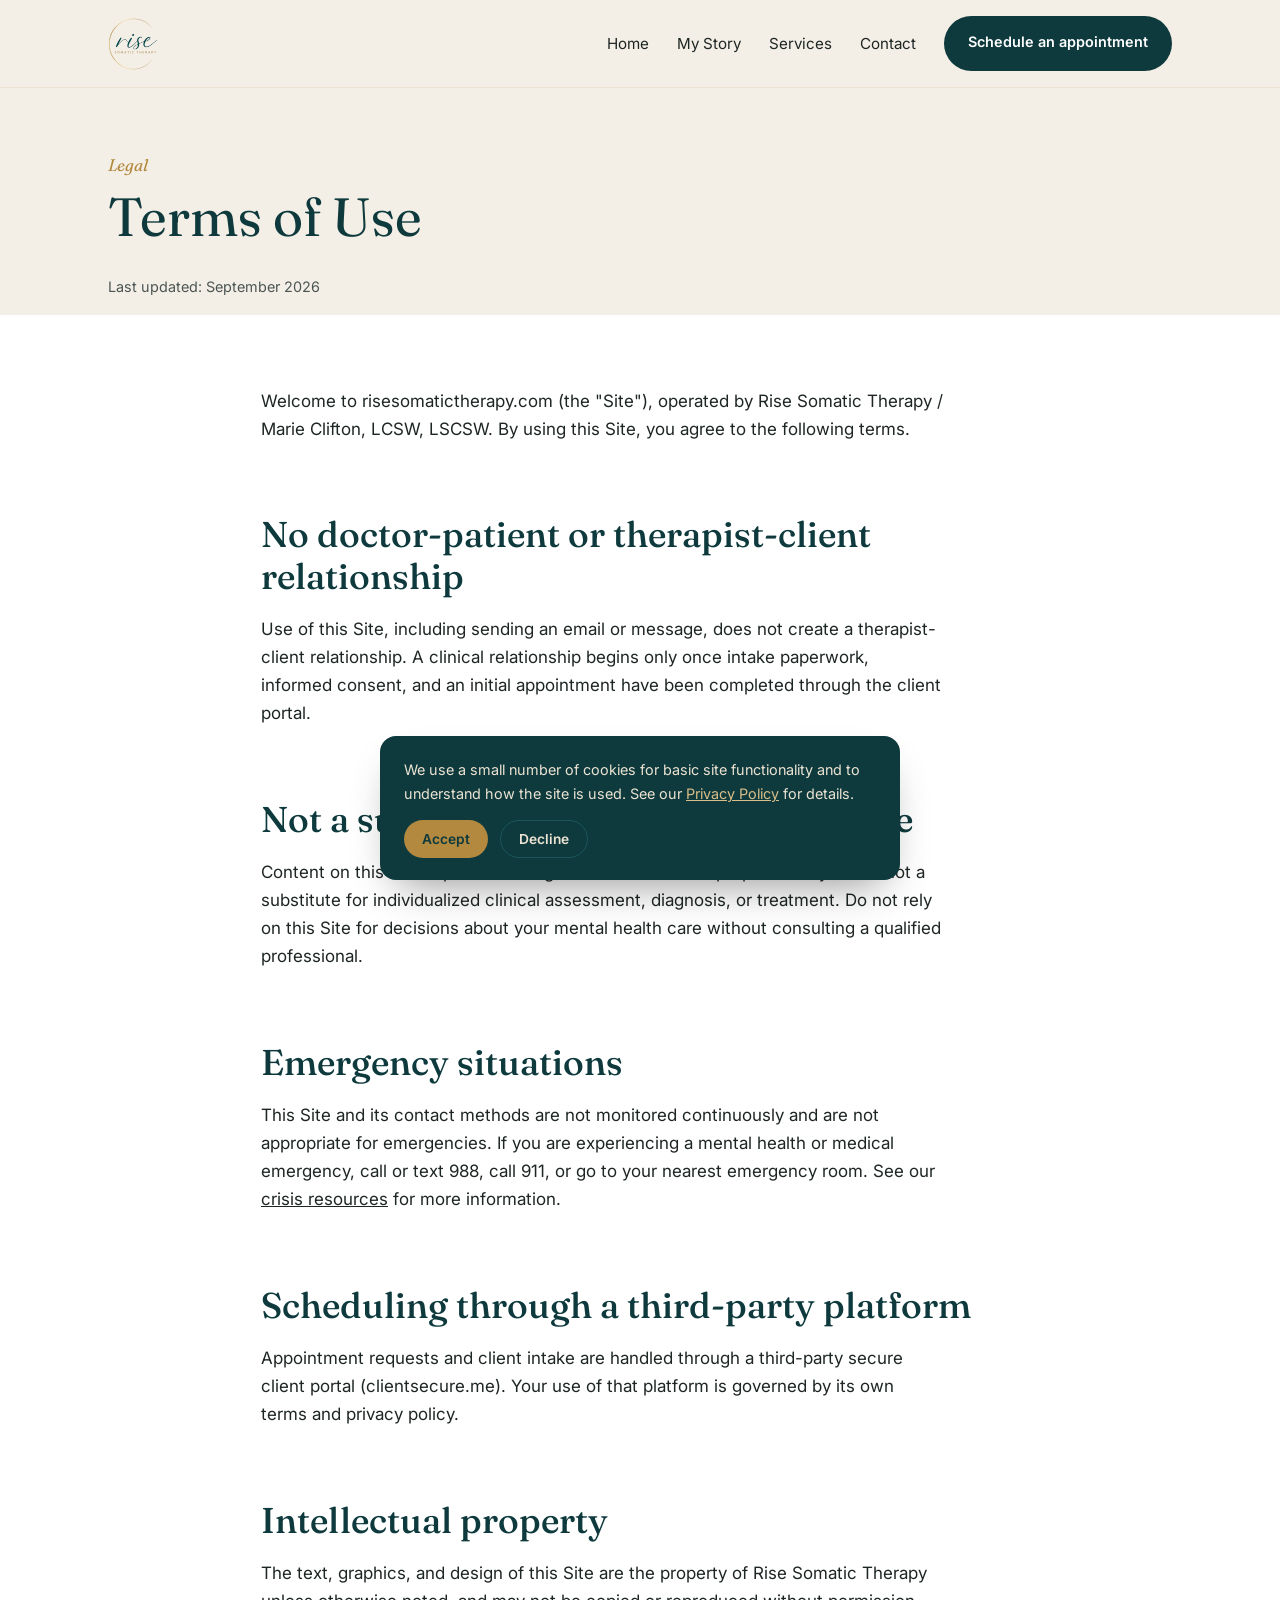
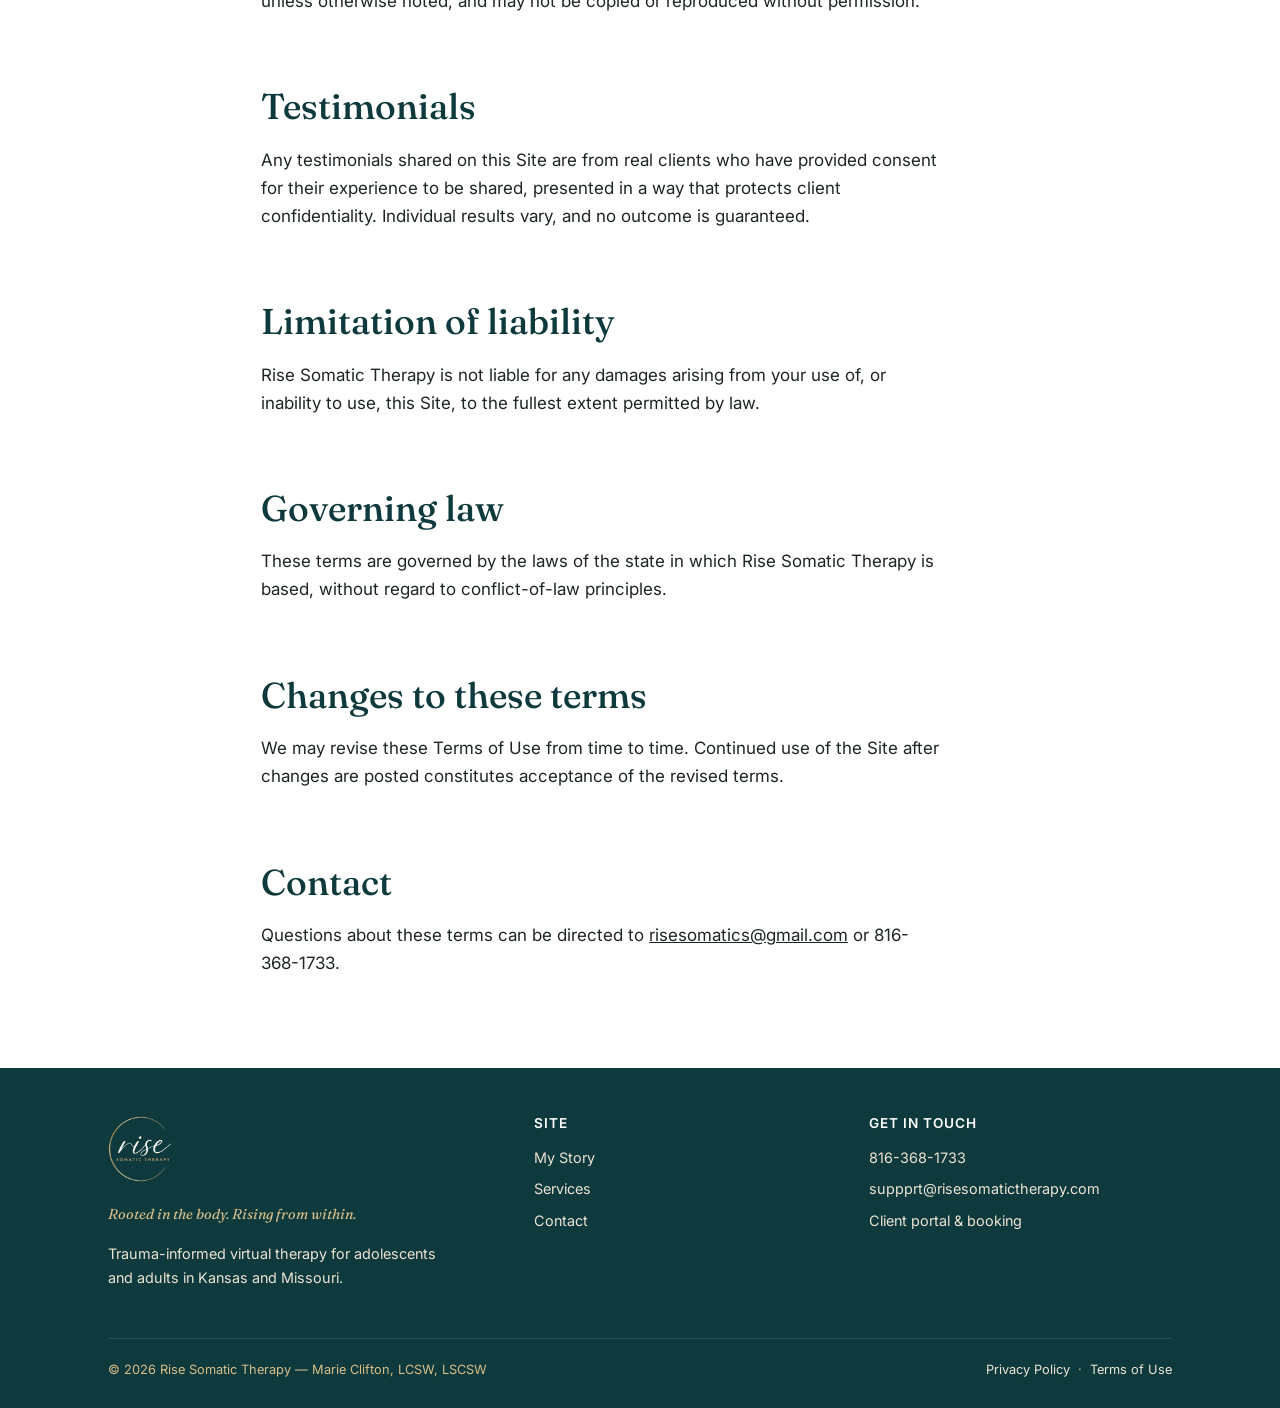
<file: terms.html>
<!DOCTYPE html>
<html lang="en">
<head>
<meta charset="UTF-8">
<meta name="viewport" content="width=device-width, initial-scale=1.0">
<title>Terms of Use | Rise Somatic Therapy</title>
<meta name="description" content="Terms of Use for the Rise Somatic Therapy website.">
<link rel="canonical" href="https://risesomatictherapy.com/terms">
<meta name="robots" content="index, follow">
<link rel="icon" href="assets/favicon-32.png" type="image/png">
<link rel="apple-touch-icon" href="assets/apple-touch-icon.png">
<link rel="stylesheet" href="assets/style.css">
</head>
<body>

<header class="site-header">
  <div class="nav-row">
    <a href="/" class="logo logo-header"><img src="assets/logo.png" alt="Rise Somatic Therapy"></a>
    <button class="nav-toggle" aria-label="Toggle menu" aria-expanded="false"><span></span></button>
    <ul class="nav-links">
      <li><a href="/">Home</a></li>
      <li><a href="about">My Story</a></li>
      <li><a href="services">Services</a></li>
      <!-- <li><a href="testimonials">Testimonials</a></li> -->
      <li><a href="contact">Contact</a></li>
      <li><a class="nav-cta" href="https://marie-clifton.clientsecure.me" target="_blank" rel="noopener">Schedule an appointment</a></li>
    </ul>
  </div>
</header>

<section class="hero" style="padding-bottom:0;">
  <div class="container">
    <span class="eyebrow">Legal</span>
    <h1>Terms of Use</h1>
    <p class="updated-note">Last updated: September 2026</p>
  </div>
</section>

<section class="section-alt">
  <div class="container policy-body">
    <p>Welcome to risesomatictherapy.com (the "Site"), operated by Rise Somatic Therapy / Marie Clifton, LCSW, LSCSW. By using this Site, you agree to the following terms.</p>

    <h2>No doctor-patient or therapist-client relationship</h2>
    <p>Use of this Site, including sending an email or message, does not create a therapist-client relationship. A clinical relationship begins only once intake paperwork, informed consent, and an initial appointment have been completed through the client portal.</p>

    <h2>Not a substitute for professional advice</h2>
    <p>Content on this Site is provided for general informational purposes only and is not a substitute for individualized clinical assessment, diagnosis, or treatment. Do not rely on this Site for decisions about your mental health care without consulting a qualified professional.</p>

    <h2>Emergency situations</h2>
    <p>This Site and its contact methods are not monitored continuously and are not appropriate for emergencies. If you are experiencing a mental health or medical emergency, call or text 988, call 911, or go to your nearest emergency room. See our <a href="contact#crisis">crisis resources</a> for more information.</p>

    <h2>Scheduling through a third-party platform</h2>
    <p>Appointment requests and client intake are handled through a third-party secure client portal (clientsecure.me). Your use of that platform is governed by its own terms and privacy policy.</p>

    <h2>Intellectual property</h2>
    <p>The text, graphics, and design of this Site are the property of Rise Somatic Therapy unless otherwise noted, and may not be copied or reproduced without permission.</p>

    <h2>Testimonials</h2>
    <p>Any testimonials shared on this Site are from real clients who have provided consent for their experience to be shared, presented in a way that protects client confidentiality. Individual results vary, and no outcome is guaranteed.</p>

    <h2>Limitation of liability</h2>
    <p>Rise Somatic Therapy is not liable for any damages arising from your use of, or inability to use, this Site, to the fullest extent permitted by law.</p>

    <h2>Governing law</h2>
    <p>These terms are governed by the laws of the state in which Rise Somatic Therapy is based, without regard to conflict-of-law principles.</p>

    <h2>Changes to these terms</h2>
    <p>We may revise these Terms of Use from time to time. Continued use of the Site after changes are posted constitutes acceptance of the revised terms.</p>

    <h2>Contact</h2>
    <p>Questions about these terms can be directed to <a href="mailto:risesomatics@gmail.com">risesomatics@gmail.com</a> or 816-368-1733.</p>

    <!-- <div class="disclaimer-note" style="margin-top:32px;">
      This page is a general template and is not a substitute for legal advice. We recommend having these terms reviewed by an attorney familiar with telehealth and social work licensing requirements in your state before publishing.
    </div> -->
  </div>
</section>

<footer>
  <div class="container">
    <div class="footer-grid">
      <div>
        <a href="/" class="logo-header logo-footer"><img src="assets/logo-light.png" alt="Rise Somatic Therapy"></a>
        <p style="margin-top:14px; font-family:var(--font-display); font-style:italic; color:var(--gold-300);">Rooted in the body. Rising from within.</p>
        <p style="max-width:38ch;">Trauma-informed virtual therapy for adolescents and adults in Kansas and Missouri.</p>
      </div>
      <div>
        <h4>SITE</h4>
        <ul>
          <li><a href="about">My Story</a></li>
          <li><a href="services">Services</a></li>
          <!-- <li><a href="testimonials">Testimonials</a></li> -->
          <li><a href="contact">Contact</a></li>
        </ul>
      </div>
      <div>
        <h4>GET IN TOUCH</h4>
        <ul>
          <li><a href="tel:+18163681733">816-368-1733</a></li>
          <li><a href="mailto:risesomatics@gmail.com">suppprt@risesomatictherapy.com</a></li>
          <li><a href="https://marie-clifton.clientsecure.me" target="_blank" rel="noopener">Client portal &amp; booking</a></li>
        </ul>
      </div>
    </div>
    <div class="footer-bottom">
      <span>&copy; <span id="year"></span> Rise Somatic Therapy &mdash; Marie Clifton, LCSW, LSCSW</span>
      <span><a href="privacy-policy">Privacy Policy</a> &nbsp;&middot;&nbsp; <a href="terms">Terms of Use</a></span>
    </div>
  </div>
</footer>

<script src="assets/main.js"></script>
<script>document.getElementById('year').textContent = new Date().getFullYear();</script>
</body>
</html>
</file>
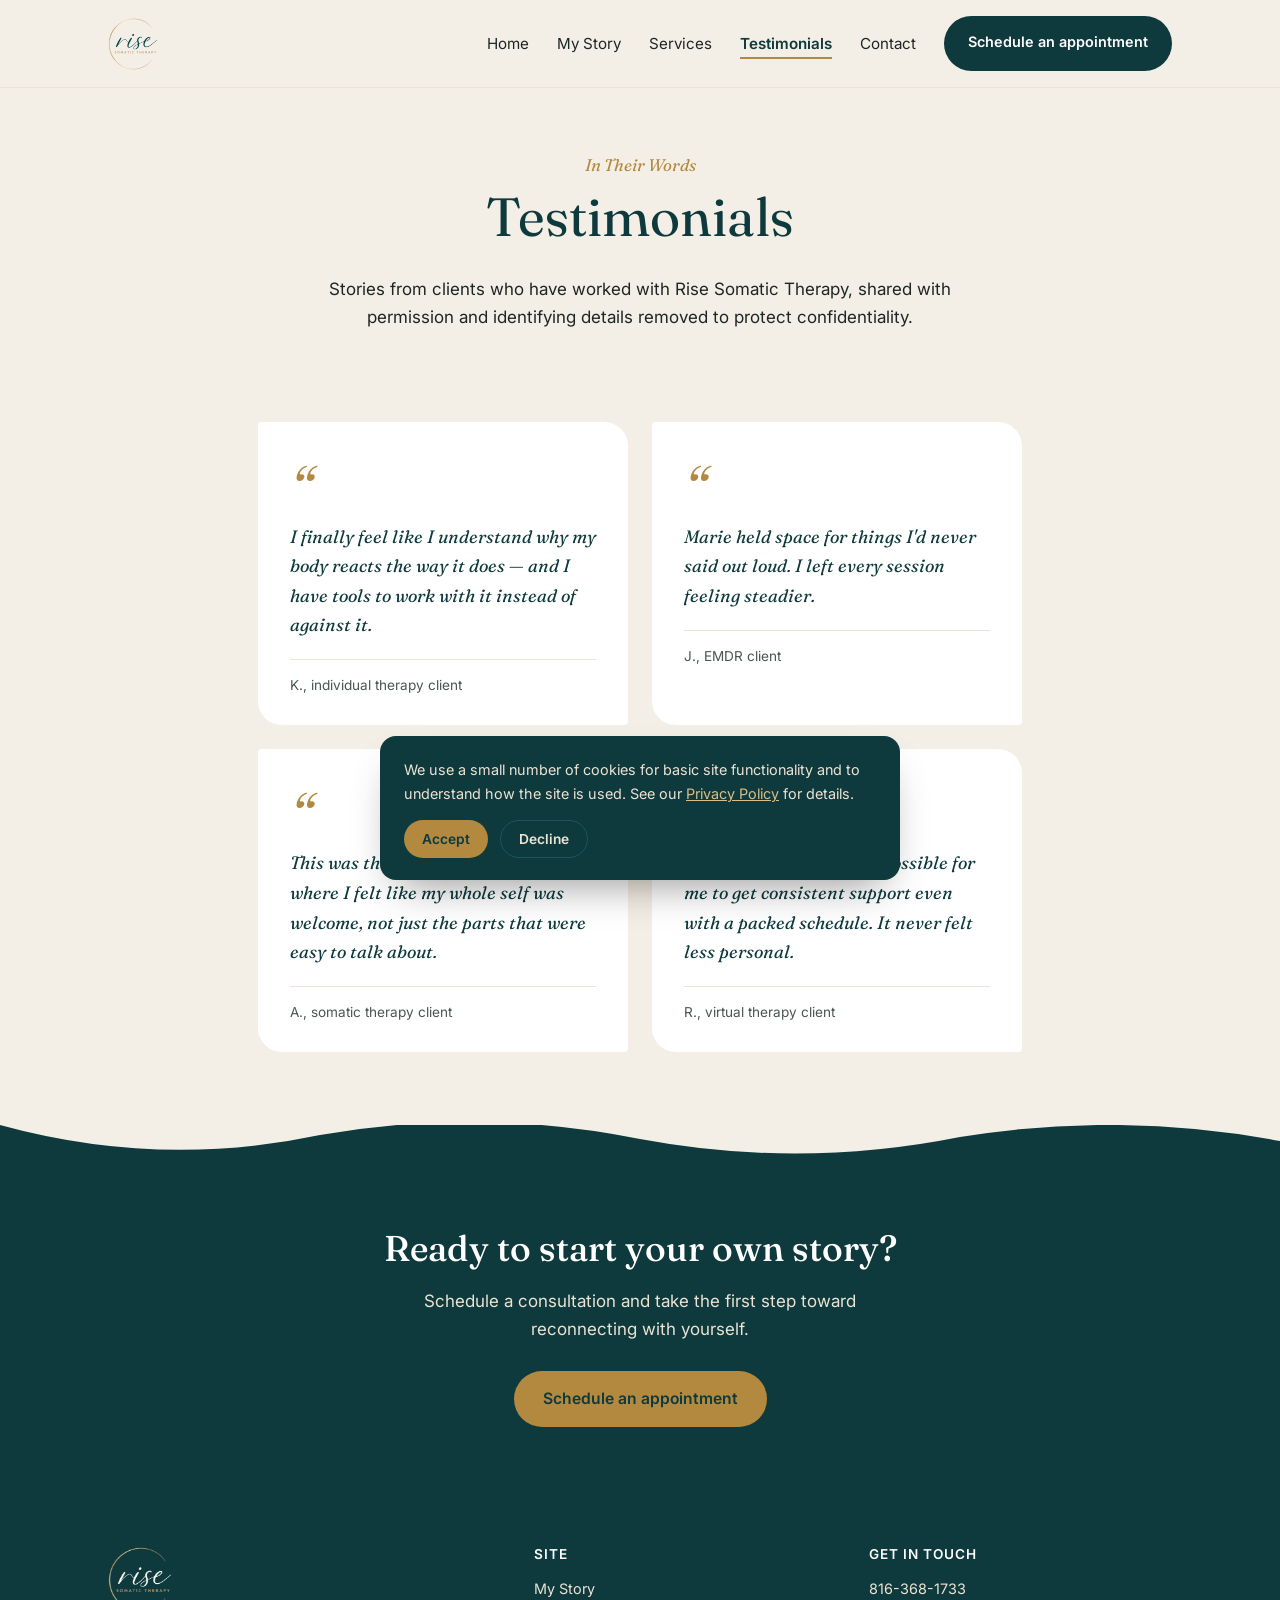
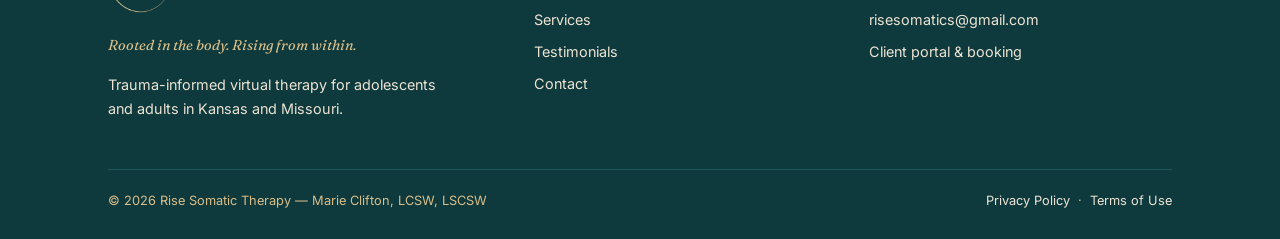
<file: testimonials.html>
<!DOCTYPE html>
<html lang="en">
<head>
<meta charset="UTF-8">
<meta name="viewport" content="width=device-width, initial-scale=1.0">
<title>Testimonials | Rise Somatic Therapy</title>
<meta name="description" content="Read what clients say about working with Marie Clifton, LCSW, LSCSW, at Rise Somatic Therapy.">
<link rel="canonical" href="https://risesomatictherapy.com/testimonials">
<meta name="robots" content="index, follow">
<link rel="icon" href="assets/favicon-32.png" type="image/png">
<link rel="apple-touch-icon" href="assets/apple-touch-icon.png">
<link rel="stylesheet" href="assets/style.css">
</head>
<body>

<header class="site-header">
  <div class="nav-row">
    <a href="/" class="logo logo-header"><img src="assets/logo.png" alt="Rise Somatic Therapy"></a>
    <button class="nav-toggle" aria-label="Toggle menu" aria-expanded="false"><span></span></button>
    <ul class="nav-links">
      <li><a href="/">Home</a></li>
      <li><a href="about">My Story</a></li>
      <li><a href="services">Services</a></li>
      <li><a href="testimonials" aria-current="page">Testimonials</a></li>
      <li><a href="contact">Contact</a></li>
      <li><a class="nav-cta" href="https://marie-clifton.clientsecure.me" target="_blank" rel="noopener">Schedule an appointment</a></li>
    </ul>
  </div>
</header>

<section class="hero" style="padding-bottom:0;">
  <div class="container">
    <div class="center-head" style="margin-bottom:0;">
      <span class="eyebrow">In Their Words</span>
      <h1>Testimonials</h1>
      <p>Stories from clients who have worked with Rise Somatic Therapy, shared with permission and identifying details removed to protect confidentiality.</p>
    </div>
  </div>
</section>

<section>
  <div class="container" style="max-width:820px;">
    <div class="grid-2">
      <div class="quote-card">
        <p>I finally feel like I understand why my body reacts the way it does &mdash; and I have tools to work with it instead of against it.</p>
        <cite>K., individual therapy client</cite>
      </div>
      <div class="quote-card">
        <p>Marie held space for things I'd never said out loud. I left every session feeling steadier.</p>
        <cite>J., EMDR client</cite>
      </div>
      <div class="quote-card">
        <p>This was the first therapy experience where I felt like my whole self was welcome, not just the parts that were easy to talk about.</p>
        <cite>A., somatic therapy client</cite>
      </div>
      <div class="quote-card">
        <p>Virtual sessions made it possible for me to get consistent support even with a packed schedule. It never felt less personal.</p>
        <cite>R., virtual therapy client</cite>
      </div>
    </div>
  </div>
</section>

<div class="arch-divider" aria-hidden="true" style="background:#f4efe6;">
  <svg viewBox="0 0 1200 48" preserveAspectRatio="none" xmlns="http://www.w3.org/2000/svg">
    <path d="M0,0 Q150,44 300,10 Q450,-18 600,14 Q750,44 900,12 Q1050,-14 1200,16 L1200,48 L0,48 Z" fill="#0e3a3d"/>
  </svg>
</div>
<section class="section-teal" style="padding-top:56px;">
  <div class="container">
    <div class="cta-banner" style="background:transparent; padding:0;">
      <h2>Ready to start your own story?</h2>
      <p>Schedule a consultation and take the first step toward reconnecting with yourself.</p>
      <div class="btn-row" style="justify-content:center;">
        <a class="btn" style="background:var(--gold-500); color:var(--teal-900);" href="https://marie-clifton.clientsecure.me" target="_blank" rel="noopener">Schedule an appointment</a>
      </div>
    </div>
  </div>
</section>

<footer>
  <div class="container">
    <div class="footer-grid">
      <div>
        <a href="/" class="logo-header logo-footer"><img src="assets/logo-light.png" alt="Rise Somatic Therapy"></a>
        <p style="margin-top:14px; font-family:var(--font-display); font-style:italic; color:var(--gold-300);">Rooted in the body. Rising from within.</p>
        <p style="max-width:38ch;">Trauma-informed virtual therapy for adolescents and adults in Kansas and Missouri.</p>
      </div>
      <div>
        <h4>SITE</h4>
        <ul>
          <li><a href="about">My Story</a></li>
          <li><a href="services">Services</a></li>
          <li><a href="testimonials">Testimonials</a></li>
          <li><a href="contact">Contact</a></li>
        </ul>
      </div>
      <div>
        <h4>GET IN TOUCH</h4>
        <ul>
          <li><a href="tel:+18163681733">816-368-1733</a></li>
          <li><a href="mailto:risesomatics@gmail.com">risesomatics@gmail.com</a></li>
          <li><a href="https://marie-clifton.clientsecure.me" target="_blank" rel="noopener">Client portal &amp; booking</a></li>
        </ul>
      </div>
    </div>
    <div class="footer-bottom">
      <span>&copy; <span id="year"></span> Rise Somatic Therapy &mdash; Marie Clifton, LCSW, LSCSW</span>
      <span><a href="privacy-policy">Privacy Policy</a> &nbsp;&middot;&nbsp; <a href="terms">Terms of Use</a></span>
    </div>
  </div>
</footer>

<script src="assets/main.js"></script>
<script>document.getElementById('year').textContent = new Date().getFullYear();</script>
</body>
</html>
</file>
<file: assets/style.css>
/* ============================================================
   Rise Somatic Therapy — design tokens
   Palette + type pulled directly from Marie's existing brochure:
   deep teal, warm cream, soft gold, an arch/circle motif.
   ============================================================ */

@import url('https://fonts.googleapis.com/css2?family=Fraunces:ital,opsz,wght@0,9..144,300;0,9..144,400;0,9..144,500;0,9..144,600;1,9..144,400;1,9..144,500&family=Inter:wght@400;500;600&display=swap');

:root{
  --teal-900:#0e3a3d;
  --teal-800:#134548;
  --teal-700:#1c565a;
  --cream-50:#f4efe6;
  --cream-100:#ece3d3;
  --gold-500:#b3893f;
  --gold-300:#d8bd88;
  --ink-900:#1e2624;
  --ink-600:#4b5654;
  --white:#ffffff;

  --font-display:'Fraunces', Georgia, serif;
  --font-body:'Inter', -apple-system, BlinkMacSystemFont, 'Segoe UI', sans-serif;

  --max-w:1120px;
  --radius-arch: 999px 999px 24px 24px;
}

*{box-sizing:border-box;}
html{scroll-behavior:smooth;}
body{
  margin:0;
  background:var(--cream-50);
  color:var(--ink-900);
  font-family:var(--font-body);
  font-size:17px;
  line-height:1.65;
  -webkit-font-smoothing:antialiased;
}
img{max-width:100%;display:block;}
a{color:inherit;}
h1,h2,h3,h4{
  font-family:var(--font-display);
  font-weight:500;
  line-height:1.15;
  margin:0 0 0.5em;
  color:var(--teal-900);
}
h1{font-size:clamp(2.4rem,4.2vw,3.6rem); font-weight:400;}
h2{font-size:clamp(1.7rem,2.8vw,2.3rem);}
h3{font-size:1.25rem;}
p{margin:0 0 1.1em; max-width:62ch;}
.eyebrow{
  font-family:var(--font-display);
  font-style:italic;
  color:var(--gold-500);
  font-size:1.05rem;
  margin:0 0 0.4em;
  display:block;
}
.container{max-width:var(--max-w); margin:0 auto; padding:0 28px;}
.visually-hidden{
  position:absolute; width:1px; height:1px; overflow:hidden;
  clip:rect(0,0,0,0); white-space:nowrap;
}
:focus-visible{outline:3px solid var(--gold-500); outline-offset:3px;}

/* ---------- header / nav ---------- */
.site-header{
  position:sticky; top:0; z-index:40;
  background:var(--cream-50);
  border-bottom:1px solid var(--cream-100);
}
.nav-row{
  display:flex; align-items:center; justify-content:space-between;
  padding:16px 28px;
  max-width:var(--max-w); margin:0 auto;
}
.logo{
  font-family:var(--font-display);
  font-style:italic;
  font-size:1.9rem;
  color:var(--teal-900);
  text-decoration:none;
  letter-spacing:0.5px;
}
.logo small{
  display:block;
  font-family:var(--font-body);
  font-style:normal;
  font-size:0.55rem;
  letter-spacing:3px;
  color:var(--gold-500);
  margin-top:-4px;
}
.logo-header{display:inline-flex; align-items:center;}
.logo-header img{height:52px; width:auto; display:block;}
.logo-footer img{height:66px;}
.nav-links{
  display:flex; align-items:center; list-style:none; margin:0; padding:0;
  font-size:0.95rem;
}
.nav-links li{margin-left:28px;}
.nav-links li:first-child{margin-left:0;}
.nav-links a{
  text-decoration:none;
  color:var(--ink-900);
  position:relative;
  padding-bottom:4px;
  transition:color .2s ease;
}
.nav-links a::after{
  content:"";
}
.nav-links a:not(.nav-cta)::after{
  position:absolute; left:0; right:100%; bottom:-2px; height:2px; background:var(--gold-500);
  transition:right .25s ease;
}
.nav-links a:not(.nav-cta):hover::after{right:0;}
.nav-links a[aria-current="page"]:not(.nav-cta){color:var(--teal-900); font-weight:600;}
.nav-links a[aria-current="page"]:not(.nav-cta)::after{right:0;}
.nav-cta{
  background:var(--teal-900); color:var(--white)!important;
  height:55px; padding:0 24px; border-radius:999px; text-decoration:none;
  display:inline-flex; align-items:center; justify-content:center;
  font-size:0.9rem; font-weight:600; white-space:nowrap;
  transition:background .2s ease, transform .2s ease;
}
.nav-cta:hover{background:var(--teal-700); transform:translateY(-1px);}
.nav-toggle{display:none;}

@media (max-width:820px){
  .logo-header img{height:42px;}
  .nav-links{
    position:fixed; top:64px; left:0; right:0; bottom:0; background:var(--cream-50);
    flex-direction:column; align-items:flex-start; padding:32px 28px; font-size:1.1rem;
    transform:translateX(100%); transition:transform .3s ease;
  }
  .nav-links li{margin-left:0; margin-bottom:22px;}
  .nav-links.open{transform:translateX(0);}
  .nav-toggle{
    display:block; background:none; border:none; cursor:pointer;
    width:34px; height:24px; position:relative;
  }
  .nav-toggle span, .nav-toggle::before, .nav-toggle::after{
    content:""; position:absolute; left:0; right:0; height:2px; background:var(--teal-900);
  }
  .nav-toggle::before{top:0;}
  .nav-toggle span{top:11px;}
  .nav-toggle::after{bottom:0;}
}

/* ---------- hero ---------- */
.hero{
  padding:64px 0 80px;
}
.hero-grid{
  display:grid; grid-template-columns:1.1fr 0.9fr; gap:56px; align-items:center;
}
.hero-copy p.lead{font-size:1.15rem; color:var(--ink-600);}
.btn{
  display:inline-flex; align-items:center; gap:10px;
  padding:14px 28px; border-radius:999px;
  font-weight:600; font-size:0.98rem; text-decoration:none;
  border:1px solid transparent;
  transition:background .22s ease, color .22s ease, transform .22s ease, border-color .22s ease;
}
.btn:hover{transform:translateY(-2px);}
.btn-primary{background:var(--teal-900); color:var(--white);}
.btn-primary:hover{background:var(--teal-700);}
.btn-ghost{border-color:var(--teal-900); color:var(--teal-900);}
.btn-ghost:hover{background:var(--teal-900); color:var(--white);}
.btn-row{display:flex; gap:16px; flex-wrap:wrap; margin-top:28px;}

.arch-frame{
  background:var(--teal-900);
  border-radius:var(--radius-arch);
  aspect-ratio:3/4;
  display:flex; align-items:center; justify-content:center;
  padding:36px;
  position:relative;
  overflow:hidden;
}
.arch-frame svg{width:100%; height:100%;}
.arch-frame img{width:100%; height:100%; object-fit:cover;}

.photo-frame{
  border-radius:var(--radius-arch);
  overflow:hidden;
  box-shadow:0 24px 48px -24px rgba(14,58,61,0.35);
  height:480px;
}
.photo-frame img{
  width:100%;
  height:100%;
  display:block;
  object-fit:cover;
  object-position:center 18%;
  border-radius:var(--radius-arch);
}
.story-grid{
  display:grid;
  grid-template-columns:1.35fr 0.85fr;
  gap:56px;
  align-items:stretch;
}
.story-grid .photo-frame{
  height:100%;
  min-height:480px;
}

/* ---------- photo hero (homepage) ---------- */
.hero-photo{
  position:relative;
  height:min(760px, 86vh);
  min-height:420px;
  display:flex;
  align-items:center;
  overflow:hidden;
  color:var(--white);
}
.hero-photo-bg{
  position:absolute; top:0; left:0; right:0; bottom:0;
  width:100%; height:100%;
  object-fit:cover;
  object-position:center 40%;
  background:var(--teal-900);
}
.hero-photo-overlay{
  position:absolute; top:0; left:0; right:0; bottom:0;
  background:linear-gradient(100deg, rgba(9,26,28,.90) 0%, rgba(11,40,42,.82) 30%, rgba(14,58,61,.42) 56%, rgba(14,58,61,.12) 82%);
}
.hero-photo-content{position:relative; z-index:2; max-width:760px; padding-top:96px; padding-bottom:88px; text-align:left; margin-right:auto;}
.hero-photo-content p{max-width:none;}
.hero-photo .eyebrow{color:var(--gold-300);}
.hero-photo h1{color:var(--white); font-weight:400;}
.hero-photo p.lead{color:var(--cream-100); font-size:1.18rem;}
.hero-photo p{color:var(--cream-100);}
.hero-arch-edge{
  position:absolute; left:0; right:0; bottom:-2px; z-index:3; line-height:0;
}
.hero-arch-edge svg{width:100%; height:64px; display:block;}
.hero-scroll-cue{
  position:absolute; right:28px; bottom:34px; z-index:3;
  display:flex; align-items:center; gap:10px;
  font-size:0.78rem; letter-spacing:2px; color:var(--cream-100);
  writing-mode:vertical-rl;
}
.hero-scroll-cue::after{
  content:""; width:1px; height:46px; background:var(--gold-300);
}
@media (max-width:820px){
  .hero-scroll-cue{display:none;}
  .hero-photo{min-height:auto;}
  .hero-photo-content{padding-top:80px; padding-bottom:56px;}
}

/* ---------- sections ---------- */
section{padding:72px 0;}
.section-alt{background:var(--white);}
.section-teal{background:var(--teal-900); color:var(--cream-50);}
.section-teal h2, .section-teal h3{color:var(--white);}
.section-teal .eyebrow{color:var(--gold-300);}
.section-teal p{color:var(--cream-100);}

.two-col{display:grid; grid-template-columns:0.8fr 1.2fr; gap:56px;}
.center-head{text-align:center; max-width:640px; margin:0 auto 44px;}
.center-head p{margin-left:auto; margin-right:auto;}

.card{
  background:var(--white);
  border:1px solid var(--cream-100);
  border-radius:20px;
  padding:32px;
  transition:transform .25s ease, box-shadow .25s ease, border-color .25s ease;
}
.card:hover{transform:translateY(-5px); box-shadow:0 18px 34px -22px rgba(14,58,61,0.35); border-color:var(--gold-300);}
.grid-3{display:grid; grid-template-columns:repeat(3,1fr); gap:24px;}
.grid-2{display:grid; grid-template-columns:repeat(2,1fr); gap:24px;}

.approach-list{list-style:none; margin:0; padding:0; display:grid; gap:28px;}
.approach-list li{
  display:flex;
  align-items:center;
  gap:26px;
  border-bottom:1px solid var(--cream-100);
  padding-bottom:28px;
}
.approach-img{
  width:120px; height:120px; flex:none;
  border-radius:20px;
  object-fit:cover;
  box-shadow:0 14px 28px -16px rgba(14,58,61,0.3);
}
.approach-list h3{margin-bottom:6px;}
.approach-list .tag{
  font-size:0.78rem; letter-spacing:1px; color:var(--gold-500); font-weight:600;
}

.focus-grid{display:grid; grid-template-columns:1fr 1fr; gap:48px;}
.focus-list{list-style:none; margin:0; padding:0; display:grid; gap:12px;}
.focus-list li{
  position:relative;
  padding:4px 0 4px 20px;
}
.focus-list li::before{
  content:"";
  position:absolute; left:0; top:12px;
  width:8px; height:8px;
  background:var(--gold-500); border-radius:50%;
}

.quote-card{
  position:relative;
  background:var(--white);
  border-radius:4px 24px 4px 24px;
  padding:38px 32px 28px;
  transition:transform .25s ease, box-shadow .25s ease;
}
.quote-card:hover{transform:translateY(-4px); box-shadow:0 18px 34px -22px rgba(14,58,61,0.3);}
.quote-card::before{
  content:"\201C";
  font-family:var(--font-display);
  font-style:italic;
  font-size:3.6rem;
  line-height:1;
  color:var(--gold-500);
  display:block;
  margin-bottom:4px;
}
.quote-card p{font-family:var(--font-display); font-size:1.12rem; font-style:italic; color:var(--teal-900); font-weight:400;}
.quote-card cite{
  font-style:normal; font-size:0.85rem; color:var(--ink-600); display:block;
  margin-top:16px; padding-top:14px; border-top:1px solid var(--cream-100);
}

/* dark variant used on teal-background sections so text stays legible */
.quote-card--dark{background:var(--teal-800);}
.quote-card--dark::before{color:var(--gold-300);}
.quote-card--dark p{color:var(--cream-50);}
.quote-card--dark cite{color:var(--gold-300); border-top-color:var(--teal-700);}

.disclaimer-note{
  font-size:0.85rem; color:var(--ink-600);
  border:1px dashed var(--gold-300);
  background:var(--cream-50);
  border-radius:12px; padding:16px 18px;
  max-width:none;
}

.cta-band{
  position:relative;
  background:var(--teal-900); color:var(--white);
  padding:88px 0 76px; text-align:center;
}
.cta-band h2{color:var(--white); max-width:520px; margin:0 auto 0.5em;}
.cta-band p{color:var(--cream-100); max-width:520px; margin:0 auto 1.1em;}
.cta-banner{ /* used for teal-section CTA content blocks */
  text-align:center;
}
.cta-banner h2{color:var(--white); max-width:520px; margin-left:auto; margin-right:auto;}
.cta-banner p{color:var(--cream-100); max-width:520px; margin-left:auto; margin-right:auto;}

/* reusable arch transition between a light section and a teal section */
.arch-divider{position:relative; line-height:0;}
.arch-divider svg{width:100%; height:48px; display:block; position:relative; top:1px;}
section.section-teal{position:relative;}

.contact-grid{display:grid; grid-template-columns:0.9fr 1.1fr; gap:56px;}
.contact-item{display:flex; gap:16px; align-items:flex-start; margin-bottom:22px;}
.contact-item .icon{
  width:42px; height:42px; border-radius:50%; background:var(--teal-900);
  display:flex; align-items:center; justify-content:center; flex:none;
}
.contact-item .icon svg{width:20px; height:20px; stroke:var(--white);}
.contact-item a{text-decoration:none; font-weight:600; color:var(--teal-900);}

.crisis-strip{
  background:var(--cream-100);
  border-top:1px solid var(--gold-300);
  border-bottom:1px solid var(--gold-300);
  padding:14px 0;
  font-size:0.88rem;
  text-align:center;
}
.crisis-strip strong{color:var(--teal-900);}
.crisis-strip a{color:var(--teal-900); text-decoration:underline;}

/* ---------- footer ---------- */
footer{
  background:var(--teal-900); color:var(--cream-100);
  padding:48px 0 28px; font-size:0.9rem;
}
.footer-grid{
  display:grid; grid-template-columns:1.3fr 1fr 1fr; gap:32px;
  margin-bottom:32px;
}
footer h4{color:var(--white); font-family:var(--font-body); font-weight:600; font-size:0.85rem; letter-spacing:1px; margin-bottom:14px;}
footer ul{list-style:none; margin:0; padding:0; display:grid; gap:8px;}
footer a{text-decoration:none; color:var(--cream-100);}
footer a:hover{color:var(--gold-300);}
.footer-bottom{
  border-top:1px solid var(--teal-700);
  padding-top:20px; display:flex; justify-content:space-between; flex-wrap:wrap; gap:12px;
  font-size:0.8rem; color:var(--gold-300);
}

/* ---------- policy pages ---------- */
.policy-body h2{margin-top:2em;}
.policy-body{max-width:74ch; margin:0 auto;}
.policy-body ul{padding-left:1.2em;}
.updated-note{color:var(--ink-600); font-size:0.9rem;}

@media (max-width:900px){
  .hero-grid, .two-col, .focus-grid, .contact-grid, .story-grid{grid-template-columns:1fr;}
  .photo-frame{height:340px;}
  .story-grid .photo-frame{height:320px; order:-1;}
  .grid-3{grid-template-columns:1fr 1fr;}
  .footer-grid{grid-template-columns:1fr 1fr;}
  .cta-banner{margin:0 16px; padding:40px 24px;}
}
@media (max-width:560px){
  .grid-3, .grid-2{grid-template-columns:1fr;}
  .footer-grid{grid-template-columns:1fr;}
  section{padding:52px 0;}
  .approach-list li{flex-direction:column; align-items:flex-start; gap:16px;}
  .approach-img{width:100%; height:180px;}
}

/* ---------- animation: hero load-in ---------- */
@keyframes heroFadeUp{
  from{opacity:0; transform:translateY(22px);}
  to{opacity:1; transform:translateY(0);}
}
.hero-photo-content > *{
  opacity:0;
  animation:heroFadeUp .8s ease forwards;
}
.hero-photo-content > *:nth-child(1){animation-delay:.05s;}
.hero-photo-content > *:nth-child(2){animation-delay:.18s;}
.hero-photo-content > *:nth-child(3){animation-delay:.30s;}
.hero-photo-content > *:nth-child(4){animation-delay:.42s;}
.hero-photo-content > *:nth-child(5){animation-delay:.54s;}
.logo{transition:opacity .2s ease;}

/* ---------- animation: scroll reveal ---------- */
.reveal{
  opacity:0;
  transform:translateY(26px);
  transition:opacity .7s cubic-bezier(.22,.61,.36,1), transform .7s cubic-bezier(.22,.61,.36,1);
}
.reveal.is-visible{opacity:1; transform:translateY(0);}

@media (prefers-reduced-motion: reduce){
  .reveal{opacity:1!important; transform:none!important; transition:none!important;}
  .hero-photo-content > *{opacity:1!important; animation:none!important;}
  .btn:hover{transform:none;}
  .card:hover, .quote-card:hover{transform:none;}
  html{scroll-behavior:auto;}
}

/* ---------- cookie consent banner ---------- */
.cookie-banner{
  position:fixed; left:20px; right:20px; bottom:20px; z-index:60;
  max-width:520px; margin:0 auto;
  background:var(--teal-900); color:var(--cream-50);
  border-radius:16px; padding:22px 24px;
  box-shadow:0 20px 44px -18px rgba(0,0,0,0.45);
  transform:translateY(140%); transition:transform .45s ease;
}
.cookie-banner.is-visible{transform:translateY(0);}
.cookie-banner p{color:var(--cream-100); font-size:0.9rem; margin:0 0 14px;}
.cookie-banner a{color:var(--gold-300); text-decoration:underline;}
.cookie-actions{display:flex; gap:12px; flex-wrap:wrap;}
.cookie-actions button{
  border:none; cursor:pointer; font-family:var(--font-body); font-weight:600;
  font-size:0.86rem; padding:10px 18px; border-radius:999px;
  transition:transform .2s ease, opacity .2s ease;
}
.cookie-actions button:hover{transform:translateY(-1px);}
.cookie-accept{background:var(--gold-500); color:var(--teal-900);}
.cookie-decline{background:transparent; color:var(--cream-100); border:1px solid var(--teal-700)!important;}
@media (max-width:560px){
  .cookie-banner{left:12px; right:12px; bottom:12px; padding:18px 20px;}
}
</file>
